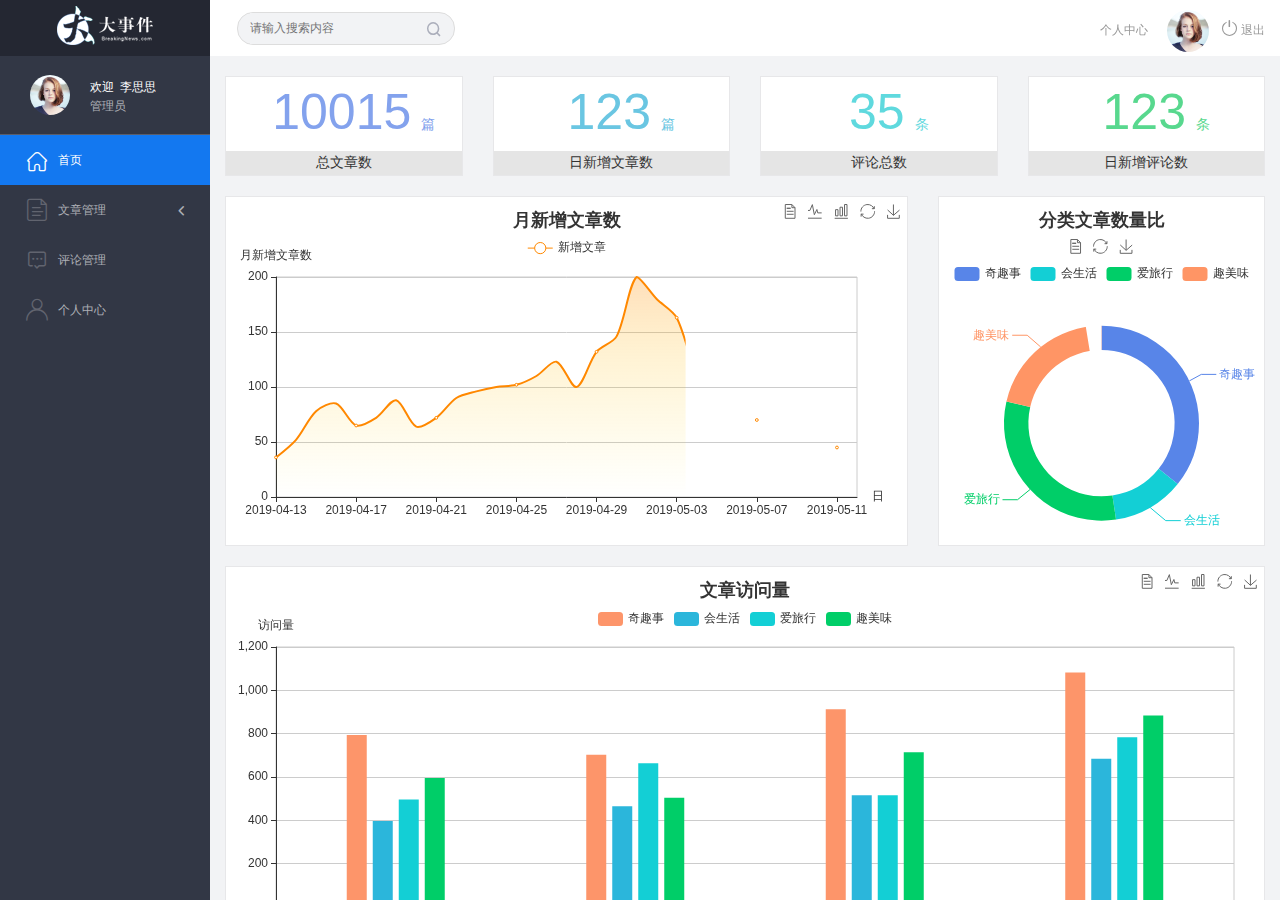
<file: web_back/index.html>
<!DOCTYPE html>
<html lang="en">

<head>
    <meta charset="UTF-8">
    <meta name="viewport" content="width=device-width, initial-scale=1.0">
    <meta http-equiv="X-UA-Compatible" content="ie=edge">
    <title>大事件-后台首页</title>
    <link rel="stylesheet" href="js/bootstrap/css/bootstrap.min.css">
    <link rel="stylesheet" href="css/reset.css">
    <link rel="stylesheet" href="css/iconfont.css">
    <link rel="stylesheet" href="css/main.css">
    <script src="js/jquery-1.12.4.min.js"></script>
    <script src="./js/bootstrap/js/bootstrap.min.js"></script>
    <script src="./js/utils/config.js"></script>
    <script src="./js/utils/user.js"></script>
    <script src="./js/utils/category.js"></script>
</head>

<body>
    <div class="sider">
        <a href="#" class="logo"><img src="images/logo02.png" alt="logo"></a>
        <div class="user_info">
            <img src="images/2.jpg" alt="person" class="userAdmin">
            <span>欢迎&nbsp;&nbsp;<i id='userName'>李思思</i></span>
            <b>管理员</b>
        </div>
        <div class="menu">
            <div class="level01 active"><a href="main_count.html" target="main_frame"><i
                        class="iconfont icon-yidiandiantubiao04"></i><span>首页</span></a></div>
            <div class="level01"><a href="#"><i class="iconfont icon-icon-article"></i><span>文章管理</span><b
                        class="iconfont icon-arrowdownl"></b></a></div>
            <ul class="level02">
                <li><a href="article_list.html" target="main_frame"><i
                            class="iconfont icon-previewright"></i><span>文章列表</span></a></li>
                <li><a href="article_release.html" target="main_frame"><i
                            class="iconfont icon-previewright"></i><span>发表文章</span></a></li>
                <li><a href="article_category.html" target="main_frame"><i
                            class="iconfont icon-previewright"></i><span>文章类别管理</span></a></li>
            </ul>

            <div class="level01"><a href="comment_list.html" target="main_frame"><i
                        class="iconfont icon-comment"></i><span>评论管理</span></a></div>
            <div class="level01"><a href="user.html" target="main_frame"><i
                        class="iconfont icon-user"></i><span>个人中心</span></a></div>
        </div>
    </div>

    <div class="header_bar">
        <form class="search_form">
            <input type="text" placeholder="请输入搜索内容">
            <i class="iconfont icon-search"></i>
        </form>
        <div class="user_center_link">
            <a href="user.html" onclick="setMenu(3,0)" target="main_frame">个人中心</a>
            <img src="images/2.jpg" alt="person" class="userAdmin">
            <a href="javascript:;" id='userQuit'><i class="iconfont icon-tuichu"></i> 退出</a>
        </div>
    </div>

    <div class="main" id="main_body">
        <iframe src="main_count.html" frameborder="0" id="main_frame" name="main_frame" frameborder="0"
            scrolling="auto"></iframe>
    </div>
    <div class="modal fade" id="myModal">
        <div class="modal-dialog">
            <div class="modal-content">
                <div class="modal-header">
                    <button type="button" class="close" data-dismiss="modal" aria-label="Close"><span
                            aria-hidden="true">&times;</span></button>
                    <h4 class="modal-title">网页提示</h4>
                </div>
                <div class="modal-body">
                    <p id='modalBody'>One fine body&hellip;</p>
                </div>
                <div class="modal-footer">
                    <button type="button" class="btn btn-default" data-dismiss="modal">取消</button>
                    <button type="button" class="btn btn-primary">确认</button>
                </div>
            </div><!-- /.modal-content -->
        </div><!-- /.modal-dialog -->
    </div><!-- /.modal -->


    <script>
        var $level01 = $('.level01');
        var $subli = $('.level02 li')
        $level01.click(function () {
            $level01.not($(this)).removeClass('active');
            $(this).addClass('active');

            if ($(this).next().hasClass('level02')) {
                $(this).next().slideToggle();
                $(this).find('b').toggleClass('rotate0');
            } else {
                $subli.removeClass('active');
            }
        })

        $subli.click(function () {
            $subli.not($(this)).removeClass('active');
            $(this).addClass('active');

            if (!$(this).parent().prev().hasClass('active')) {
                $level01.removeClass('active');
                $(this).parent().prev().addClass('active');
            }
        })

        function resizeFrame() {
            var frame_w = $('#main_body').outerWidth();
            var frame_h = $('#main_body').outerHeight();
            $('#main_frame').css({ 'width': frame_w, 'height': frame_h });
        }

        resizeFrame();

        $(window).resize(function () {
            resizeFrame();
        })


        function setMenu(m, n) {
            $level01.eq(m).addClass('active').siblings().not('.level02').removeClass('active');
            if (m != 1) {
                $('.level02').slideUp();
            } else {
                $('.level02').slideDown();
                $('.level02').children().eq(n).addClass('active').siblings().removeClass('active');
            }
        }
    </script>
    <script>
        getUser((res) => {
            let { data: { nickname, user_pic } } = res;
            $('#userName').text(nickname);
            $('.userAdmin').prop('src', user_pic);
        })

        $('#userQuit').click( () => {
            $('#myModal').modal();
            $('#modalBody').text('是否要退出？')
            $('.btn-primary').click( () => {
                logOut( () => {
                    location.href = "login.html"
                });
            }
            )
            $('.btn-default').click( () => {
                $('.btn-default').unbind('click');
                $('.btn-primary').unbind('click');
            })
        })

    </script>
</body>

</html>
</file>
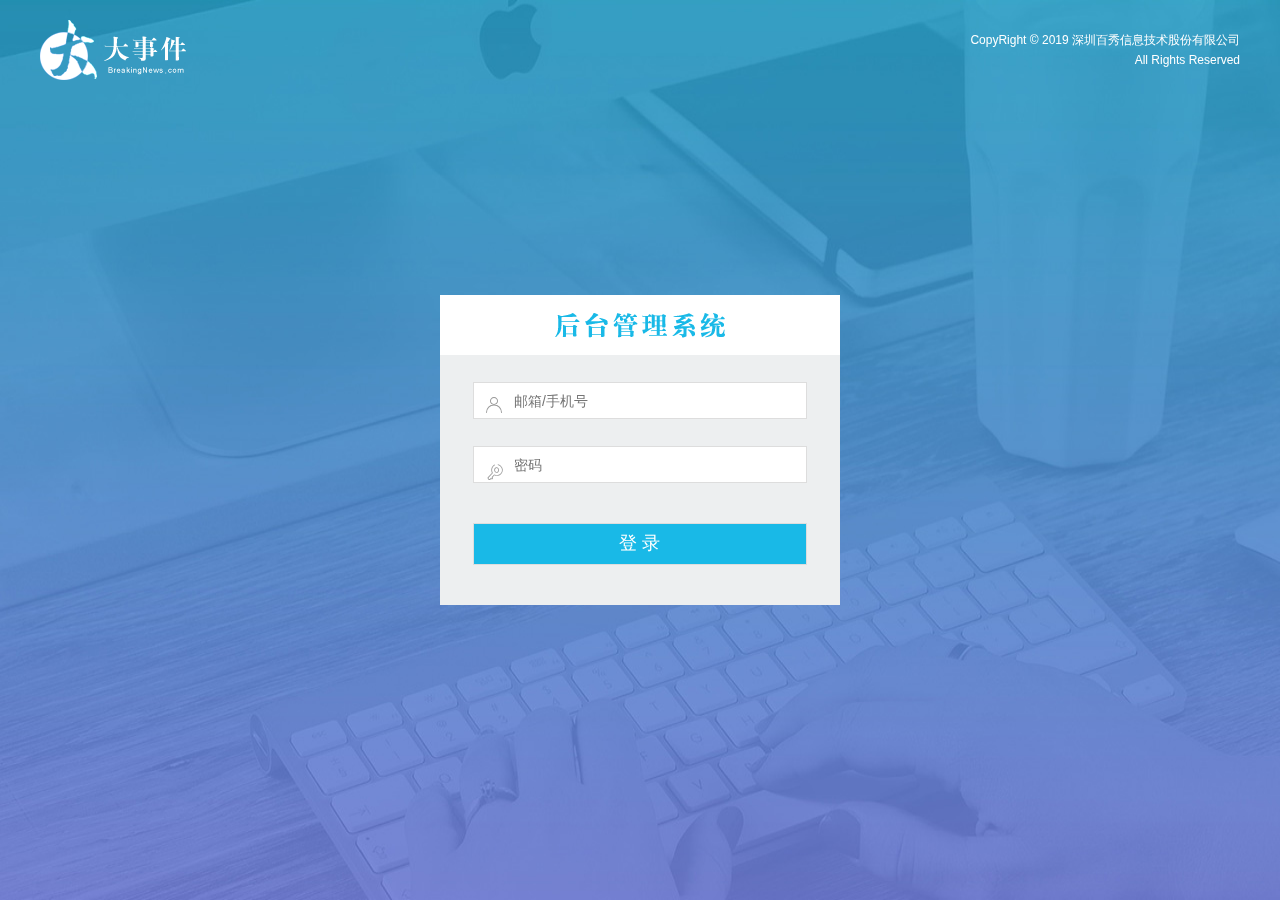
<file: web_back/login.html>
<!DOCTYPE html>
<html lang="en">

<head>
    <meta charset="UTF-8">
    <meta name="viewport" content="width=device-width, initial-scale=1.0">
    <meta http-equiv="X-UA-Compatible" content="ie=edge">
    <title>大事件-后台登录页</title>
    <link rel="stylesheet" type="text/css" href="css/reset.css">
    <link rel="stylesheet" type="text/css" href="css/iconfont.css">
    <link rel="stylesheet" type="text/css" href="css/main.css">
    <link rel="stylesheet" href="./js/bootstrap/css/bootstrap.min.css">
    <script src="./js/jquery-1.12.4.min.js"></script>
    <script src="./js/utils/config.js"></script>
    <script src="./js/utils/user.js"></script>
</head>

<body>
    <div class="main_wrap">
        <div class="header">
            <a href="#" class="logo"><img src="images/logo.png" alt=""></a>
            <div class="copyright">CopyRight © 2019 深圳百秀信息技术股份有限公司<br>All Rights Reserved</div>
        </div>

        <div class="login_form_con">
            <div class="login_title"></div>
            <form class="login_form">
                <i class="iconfont icon-user"></i>
                <i class="iconfont icon-key"></i>
                <input type="text" class="input_txt" placeholder="邮箱/手机号">
                <input type="password" class="input_pass" placeholder="密码">
                <input type="button" class="input_sub" value="登 录">
            </form>
        </div>

    </div>
    <div class="modal fade" id="myModal">
        <div class="modal-dialog">
            <div class="modal-content">
                <div class="modal-header">
                    <button type="button" class="close" data-dismiss="modal" aria-label="Close"><span
                            aria-hidden="true">&times;</span></button>
                    <h4 class="modal-title">网页提示</h4>
                </div>
                <div class="modal-body">
                    <p id='modalBody'>One fine body&hellip;</p>
                </div>
                <div class="modal-footer">
                    <button type="button" class="btn btn-default" data-dismiss="modal">关闭</button>
                    <!-- <button type="button" class="btn btn-primary">Save changes</button> -->
                </div>
            </div><!-- /.modal-content -->
        </div><!-- /.modal-dialog -->
    </div><!-- /.modal -->

    <script src="./js/bootstrap/js/bootstrap.min.js"></script>
    <script>
        $('.input_sub').click( () => {
            let userName = $('.input_txt').val().trim();
            let passWord = $('.input_pass').val().trim();
            if (userName === '' || passWord === '') {
                $('#myModal').modal();
                $('#modalBody').text('用户名/密码不能为空')
                return;
            }
            login(userName, passWord, (res) => {
                let {code,msg} = res;
                if (code == 200) {
                    location.href = 'index.html';
                }
                else {
                    $('#myModal').modal();
                    $('#modalBody').text(msg)
                }
            })
        })
    </script>
</body>

</html>
</file>
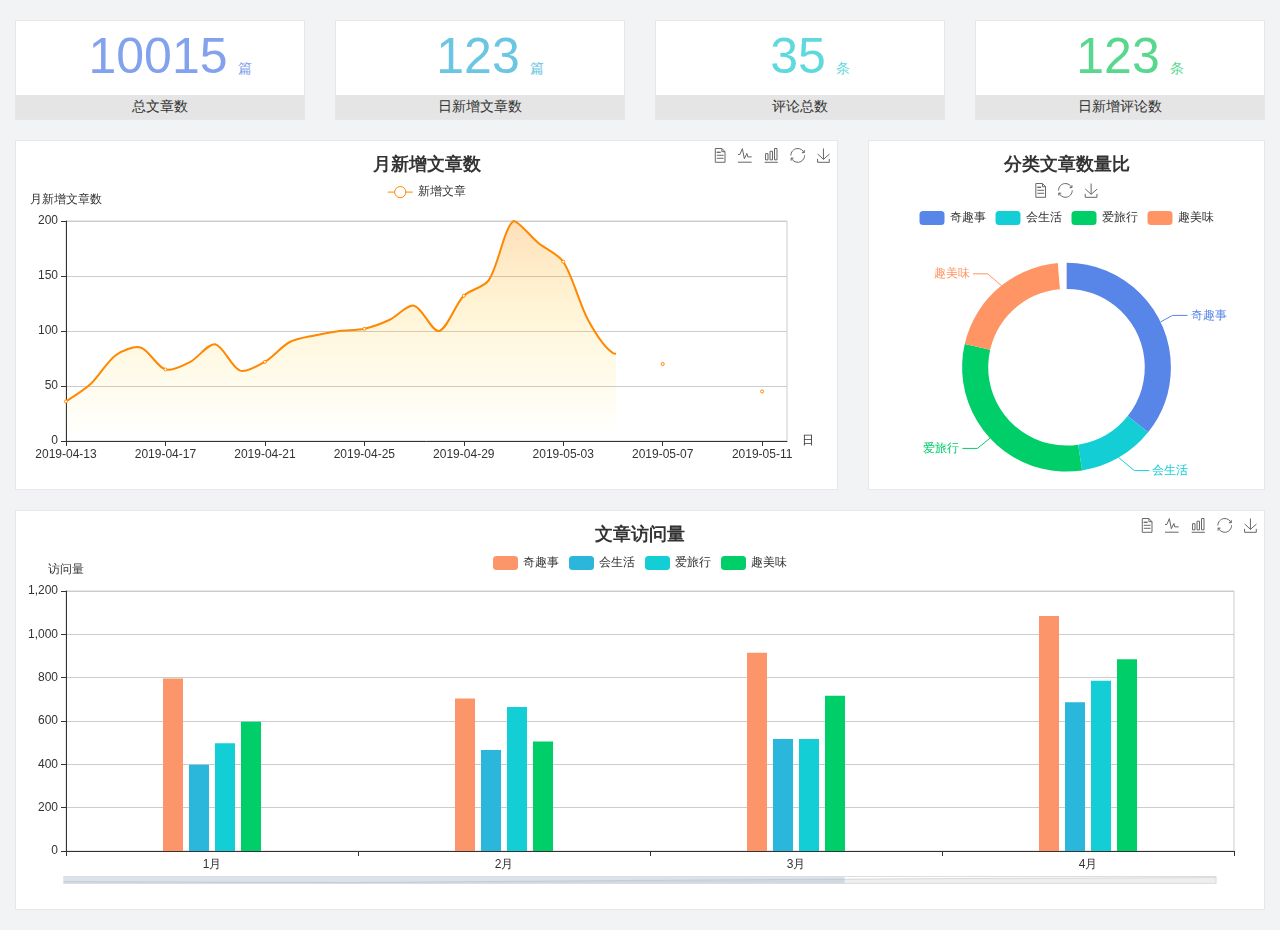
<file: web_back/main_count.html>
<!DOCTYPE html>
<html lang="en">

<head>
    <meta charset="UTF-8">
    <meta name="viewport" content="width=device-width, initial-scale=1.0">
    <meta http-equiv="X-UA-Compatible" content="ie=edge">
    <title>图表统计</title>
    <link rel="stylesheet" href="js/bootstrap/css/bootstrap.min.css">
    <link rel="stylesheet" href="css/reset.css">
    <link rel="stylesheet" href="css/iconfont.css">
    <link rel="stylesheet" href="css/main.css">
    <script src="js/jquery-1.12.4.min.js"></script>
    <script type="text/javascript" src="js/echarts.min.js"></script>
</head>

<body>
    <div class="container-fluid">
        <div class="row spannel_list">
            <div class="col-sm-3 col-xs-6">
                <div class="spannel">
                    <em>10015</em><span>篇</span>
                    <b>总文章数</b>
                </div>
            </div>
            <div class="col-sm-3 col-xs-6">
                <div class="spannel scolor01">
                    <em>123</em><span>篇</span>
                    <b>日新增文章数</b>
                </div>
            </div>
            <div class="col-sm-3 col-xs-6">
                <div class="spannel scolor02">
                    <em>35</em><span>条</span>
                    <b>评论总数</b>
                </div>
            </div>
            <div class="col-sm-3 col-xs-6">
                <div class="spannel scolor03">
                    <em>123</em><span>条</span>
                    <b>日新增评论数</b>
                </div>
            </div>
        </div>
    </div>

    <div class="container-fluid">
        <div class="row curve-pie">
            <div class="col-lg-8 col-md-8">
                <div class="gragh_pannel" id="curve_show"></div>
            </div>
            <div class="col-lg-4 col-md-4">
                <div class="gragh_pannel"  id="pie_show"></div>
            </div>
        </div>
    </div>

    <div class="container-fluid">
        <div class="column_pannel"  id="column_show"></div>
    </div>

    <script>
        var oChart = echarts.init(document.getElementById('curve_show'));
        var aList_all = [
          {'count':36,'date':'2019-04-13'},
          {'count':52,'date':'2019-04-14'},
          {'count':78,'date':'2019-04-15'},
          {'count':85,'date':'2019-04-16'},
          {'count':65,'date':'2019-04-17'},
          {'count':72,'date':'2019-04-18'},
          {'count':88,'date':'2019-04-19'},
          {'count':64,'date':'2019-04-20'},
          {'count':72,'date':'2019-04-21'},
          {'count':90,'date':'2019-04-22'},
          {'count':96,'date':'2019-04-23'},
          {'count':100,'date':'2019-04-24'},
          {'count':102,'date':'2019-04-25'},
          {'count':110,'date':'2019-04-26'},
          {'count':123,'date':'2019-04-27'},
          {'count':100,'date':'2019-04-28'},
          {'count':132,'date':'2019-04-29'},
          {'count':146,'date':'2019-04-30'},
          {'count':200,'date':'2019-05-01'},
          {'count':180,'date':'2019-05-02'},
          {'count':163,'date':'2019-05-03'},
          {'count':110,'date':'2019-05-04'},
          {'count':80,'date':'2019-05-05'},
          {'count':82,'date':'2019-05-06'},
          {'count':70,'date':'2019-05-07'},
          {'count':65,'date':'2019-05-08'},
          {'count':54,'date':'2019-05-09'},
          {'count':40,'date':'2019-05-10'},
          {'count':45,'date':'2019-05-11'},
          {'count':38,'date':'2019-05-12'},
        ];

        let aCount = [];
        let aDate = [];

        for(var i=0;i<aList_all.length;i++){
            aCount.push(aList_all[i].count);
            aDate.push(aList_all[i].date);
        }

        var chartopt = {
                  title:{
                      text: '月新增文章数',
                      left: 'center',
                      top: '10'
                  },
                  tooltip:{
                      trigger: 'axis'
                  },
                  legend: {
                      data:['新增文章'],
                      top: '40'
                  },
                  toolbox: {
                      show : true,
                      feature : {
                          mark : {show: true},
                          dataView : {show: true, readOnly: false},
                          magicType : {show: true, type: ['line','bar']},
                          restore : {show: true},
                          saveAsImage : {show: true}
                      }
                  },
                  calculable : true,               
                  xAxis : [
                      {
                          name: '日',
                          type : 'category',
                          boundaryGap : false,
                          data :aDate
                      }
                  ],        
                  yAxis : [
                      {
                          name: '月新增文章数',
                          type : 'value'
                      }
                  ],      
                  series : [
					        {
					            name:'新增文章',
					            type:'line',
					            smooth:true,
					            itemStyle: {normal: {areaStyle: {type: 'default'}, color: '#f80'}, lineStyle: {color: '#f80'}},
					            data:aCount
                            }],
                            areaStyle:{
						        normal:{
						            color: new echarts.graphic.LinearGradient(0, 0, 0, 1, [{
						                offset: 0,
						                color: 'rgba(255,136,0,0.39)'
						            }, {
						                offset: .34,
						                color: 'rgba(255,180,0,0.25)'
						            },{
						                offset: 1,
						                color: 'rgba(255,222,0,0.00)'
						            }])

						        }
						    },
                  grid: {
                      show: true,             
                      x:50,
                      x2:50,
                      y:80,
                      height:220
                  }                 
            };

        oChart.setOption(chartopt);


        var oPie = echarts.init(document.getElementById('pie_show'));
        var oPieopt =  
        {
          title : {
              top:10,
              text: '分类文章数量比',
              x:'center'
          },
          tooltip : {
              trigger: 'item',
              formatter: "{a} <br/>{b} : {c} ({d}%)"
          },
          color:['#5885e8','#13cfd5','#00ce68','#ff9565'],
          legend: {
              x : 'center',
              top:65,
              data:['奇趣事','会生活','爱旅行','趣美味']
          },
          toolbox: {
              show : true,
              x : 'center',
              top:35,
              feature : {
                  mark : {show: true},
                  dataView : {show: true, readOnly: false},
                  magicType : {
                      show: true, 
                      type: ['pie', 'funnel'],
                      option: {
                          funnel: {
                              x: '25%',
                              width: '50%',
                              funnelAlign: 'left',
                              max: 1548
                          }
                      }
                  },
                  restore : {show: true},
                  saveAsImage : {show: true}
              }
          },
          calculable : true,
          series : [
              {
                  name:'访问来源',
                  type:'pie',
                  radius: ['45%', '60%'],
                  center: ['50%', '65%'],
                  data:[
                      {value:300, name:'奇趣事'},
                      {value:100, name:'会生活'},
                      {value:260, name:'爱旅行'},                   
                      {value:180,name:'趣美味'}
                  ]
              }
          ]
      };
      oPie.setOption(oPieopt);



      var oColumn = this.echarts.init(document.getElementById('column_show'));
        var oColumnopt =  
              {
                title:{
                    text: '文章访问量',
                    left: 'center',
                    top: '10'
              },
                tooltip : {
                    trigger: 'axis'
                },
                legend: {
                    data:['奇趣事','会生活','爱旅行','趣美味'],
                    top:'40'          
                },
                toolbox: {
                    show : true,
                    feature : {
                        mark : {show: true},
                        dataView : {show: true, readOnly: false},
                        magicType : {show: true, type: ['line', 'bar']},
                        restore : {show: true},
                        saveAsImage : {show: true}
                    }
                },
                calculable : true,
               xAxis : [
                    {
                        type : 'category',
                        data : ['1月','2月','3月','4月','5月']
                    }
                ],
                yAxis : [
                    {
                        name : '访问量',
                        type : 'value'
                    }
                ],
                series : [
                    {
                        name:'奇趣事',
                        type:'bar',
                        barWidth:20, 
                        itemStyle:{
                           normal: {areaStyle: {type: 'default'}, color: '#fd956a'}
                        },
                        data:[800, 708, 920, 1090, 1200]
                    },
                    {
                        name:'会生活',
                        type:'bar',
                        barWidth:20, 
                        itemStyle:{
                           normal: {areaStyle: {type: 'default'}, color: '#2bb6db'}
                        },
                        data:[400, 468, 520, 690, 800]
                    },
                    {
                        name:'爱旅行',
                        type:'bar',
                        barWidth:20, 
                        itemStyle:{
                           normal: {areaStyle: {type: 'default'}, color: '#13cfd5'}
                        },
                        data:[500, 668, 520, 790, 900]
                    },
                    {
                        name:'趣美味',
                        type:'bar',
                        barWidth:20, 
                        itemStyle:{
                           normal: {areaStyle: {type: 'default'}, color: '#00ce68'}
                        },
                        data:[600, 508, 720, 890, 1000]
                    }
                ],
                grid: {
                    show: true, 
                    x:50,
                    x2:30,            
                    y:80,
                    height:260
                },
                dataZoom: [//给x轴设置滚动条
                 {
                     start:0,//默认为0
                     end: 100-1000/31,//默认为100
                     type: 'slider',
                     show: true,
                     xAxisIndex: [0],
                     handleSize: 0,//滑动条的 左右2个滑动条的大小
                     height:8,//组件高度
                     left:45, //左边的距离
                     right:50,//右边的距离
                     bottom: 26,//右边的距离
                     handleColor: '#ddd',//h滑动图标的颜色
                     handleStyle: {
                         borderColor: "#cacaca",
                         borderWidth: "1",
                         shadowBlur: 2,
                         background: "#ddd",
                         shadowColor: "#ddd",
                     }
                  }]
            };
            oColumn.setOption(oColumnopt);

    </script>


</body>

</html>
</file>
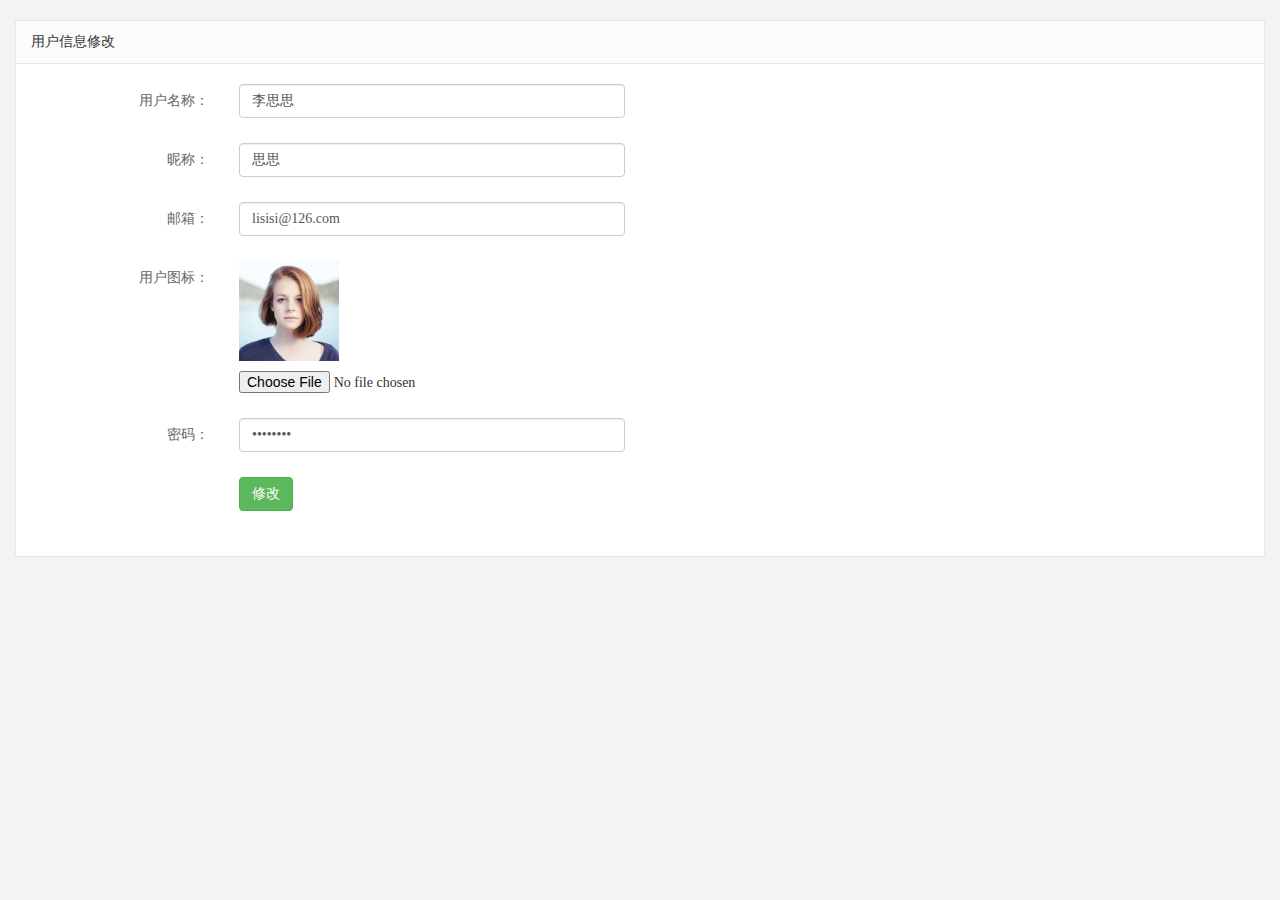
<file: web_back/user.html>
<!DOCTYPE html>
<html lang="en">

<head>
    <meta charset="UTF-8">
    <meta name="viewport" content="width=device-width, initial-scale=1.0">
    <meta http-equiv="X-UA-Compatible" content="ie=edge">
    <title>文章列表</title>
    <link rel="stylesheet" href="js/bootstrap/css/bootstrap.min.css">
    <link rel="stylesheet" href="css/reset.css">
    <link rel="stylesheet" href="css/iconfont.css">
    <link rel="stylesheet" href="css/main.css">
    <script src="js/jquery-1.12.4.min.js"></script>

</head>

<body>
    <div class="container-fluid">
        <div class="common_title">
            用户信息修改
        </div>
        <div class="container-fluid common_con">
            <form class="form-horizontal article_form">
                <div class="form-group">
                    <label for="inputEmail3" class="col-sm-2 control-label">用户名称：</label>
                    <div class="col-sm-4">
                        <input type="text" class="form-control" id="inputEmail3" value="李思思">
                    </div>
                </div>
                <div class="form-group">
                    <label for="inputEmail3" class="col-sm-2 control-label">昵称：</label>
                    <div class="col-sm-4">
                        <input type="text" class="form-control" id="inputEmail3" value="思思">
                    </div>
                </div>
                <div class="form-group">
                    <label for="inputEmail3" class="col-sm-2 control-label">邮箱：</label>
                    <div class="col-sm-4">
                        <input type="text" class="form-control" id="inputEmail3" value="lisisi@126.com">
                    </div>
                </div>
                
                <div class="form-group">
                    <label for="inputPassword3" class="col-sm-2 control-label">用户图标：</label>
                    <div class="col-sm-10">
                        <img src="images/2.jpg" alt="" class="user_pic">
                        <input type="file" id="exampleInputFile">
                    </div>
                </div>

                <div class="form-group">
                        <label for="inputEmail3" class="col-sm-2 control-label">密码：</label>
                        <div class="col-sm-4">
                            <input type="password" class="form-control" id="inputEmail3" value="12345678">
                        </div>
                    </div>
               
    
                <div class="form-group">
                    <div class="col-sm-offset-2 col-sm-10">
                        <button type="submit" class="btn btn-success">修改</button>
                    </div>
                </div>
            </form>
        </div>
    </div>

</body>

</html>
</file>
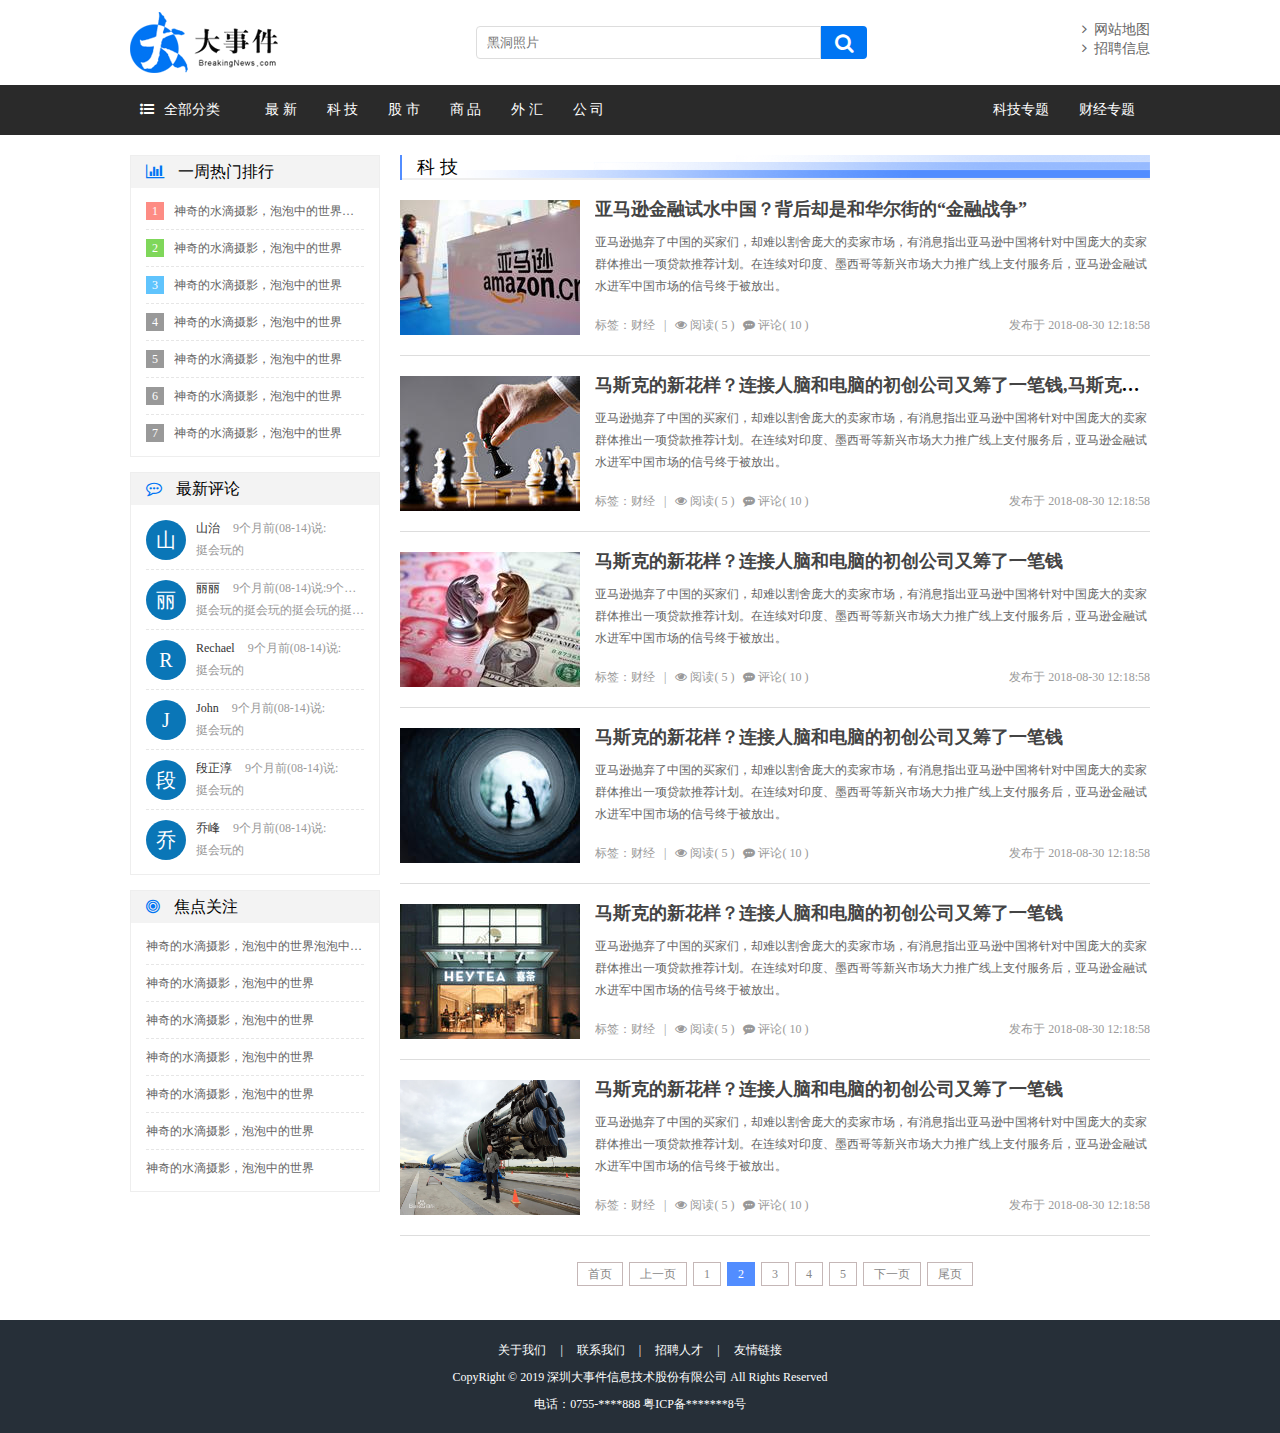
<file: web_front/list.html>
<!DOCTYPE html>
<html lang="en">

<head>
    <meta charset="UTF-8">
    <meta name="viewport" content="width=device-width, initial-scale=1.0">
    <meta http-equiv="X-UA-Compatible" content="ie=edge">
    <title>大事件-列表页</title>
    <link rel="stylesheet" type="text/css" href="css/reset.css">
    <link rel="stylesheet" href="css/font-awesome.min.css">
    <link rel="stylesheet" type="text/css" href="css/jquery.pagination.css">
    <link rel="stylesheet" type="text/css" href="css/main.css">
    <script type="text/javascript" src="js/jquery-1.12.4.min.js"></script>
	<script type="text/javascript" src="js/jquery.pagination.min.js"></script>
</head>

<body>
    <div class="header">
        <a href="#" class="logo fl"><img src="images/logo.png" alt="logo"></a>
        <div class="search_form fl">
            <input type="text" class="search_txt" placeholder="黑洞照片">
            <button class="search_btn"><i class="fa fa-search"></i></button>
        </div>
        <div class="link_info fr">
            <a href="#"><i class="fa fa-angle-right"></i>&nbsp;&nbsp;网站地图</a><br>
            <a href="#"><i class="fa fa-angle-right"></i>&nbsp;&nbsp;招聘信息</a>
        </div>
    </div>

    <div class="menu_con">
        <div class="menu">
            <div class="menu_collapse fl">
                <a href="javascript:;" class="level_one"><i class="fa fa-list-ul"></i>全部分类</a>
                <ul class="level_two">
                    <li class="up"></li>
                    <li><a href="#">最 新</a></li>
                    <li><a href="#">科 技</a></li>
                    <li><a href="#">股 市</a></li>
                    <li><a href="#">商 品</a></li>
                    <li><a href="#">外 汇</a></li>
                    <li><a href="#">公 司</a></li>
                </ul>
            </div>
            <ul class="left_menu fl">
                <li><a href="#">最 新</a></li>
                <li><a href="#">科 技</a></li>
                <li><a href="#">股 市</a></li>
                <li><a href="#">商 品</a></li>
                <li><a href="#">外 汇</a></li>
                <li><a href="#">公 司</a></li>
            </ul>
            <ul class="right_menu fr">
                <li><a href="#">科技专题</a></li>
                <li><a href="#">财经专题</a></li>
            </ul>
        </div>
    </div>

    <div class="main_con clearfix">
        <div class="left_con setfr">

            <div class="list_title">
                <h3>科 技</h3>
            </div>

            <div class="common_news_list">
                <a href="#" class="list_pic"><img src="images/pic09.jpg" alt=""></a>
                <h4><a href="#">亚马逊金融试水中国？背后却是和华尔街的“金融战争” </a></h4>
                <p>亚马逊抛弃了中国的买家们，却难以割舍庞大的卖家市场，有消息指出亚马逊中国将针对中国庞大的卖家群体推出一项贷款推荐计划。在连续对印度、墨西哥等新兴市场大力推广线上支付服务后，亚马逊金融试水进军中国市场的信号终于被放出。
                </p>
                <div class="new_info">
                    <span>标签：财经&nbsp;&nbsp;&nbsp;|&nbsp;&nbsp;&nbsp;<i class="fa fa-eye"></i>&nbsp;阅读( 5
                        )&nbsp;&nbsp;&nbsp;<i class="fa fa-commenting"></i>&nbsp;评论( 10 )</span>
                    <b>发布于 2018-08-30 12:18:58</b>
                </div>
            </div>

            <div class="common_news_list">
                <a href="#" class="list_pic"><img src="images/pic03.jpg" alt=""></a>
                <h4><a href="#">马斯克的新花样？连接人脑和电脑的初创公司又筹了一笔钱,马斯克的新花样？连接人脑和电脑的初创公司又筹了一笔钱</a></h4>
                <p>亚马逊抛弃了中国的买家们，却难以割舍庞大的卖家市场，有消息指出亚马逊中国将针对中国庞大的卖家群体推出一项贷款推荐计划。在连续对印度、墨西哥等新兴市场大力推广线上支付服务后，亚马逊金融试水进军中国市场的信号终于被放出。
                </p>
                <div class="new_info">
                    <span>标签：财经&nbsp;&nbsp;&nbsp;|&nbsp;&nbsp;&nbsp;<i class="fa fa-eye"></i>&nbsp;阅读( 5
                        )&nbsp;&nbsp;&nbsp;<i class="fa fa-commenting"></i>&nbsp;评论( 10 )</span>
                    <b>发布于 2018-08-30 12:18:58</b>
                </div>
            </div>

            <div class="common_news_list">
                <a href="#" class="list_pic"><img src="images/pic05.jpg" alt=""></a>
                <h4><a href="#">马斯克的新花样？连接人脑和电脑的初创公司又筹了一笔钱</a></h4>
                <p>亚马逊抛弃了中国的买家们，却难以割舍庞大的卖家市场，有消息指出亚马逊中国将针对中国庞大的卖家群体推出一项贷款推荐计划。在连续对印度、墨西哥等新兴市场大力推广线上支付服务后，亚马逊金融试水进军中国市场的信号终于被放出。
                </p>
                <div class="new_info">
                    <span>标签：财经&nbsp;&nbsp;&nbsp;|&nbsp;&nbsp;&nbsp;<i class="fa fa-eye"></i>&nbsp;阅读( 5
                        )&nbsp;&nbsp;&nbsp;<i class="fa fa-commenting"></i>&nbsp;评论( 10 )</span>
                    <b>发布于 2018-08-30 12:18:58</b>
                </div>
            </div>

            <div class="common_news_list">
                <a href="#" class="list_pic"><img src="images/pic07.jpg" alt=""></a>
                <h4><a href="#">马斯克的新花样？连接人脑和电脑的初创公司又筹了一笔钱</a></h4>
                <p>亚马逊抛弃了中国的买家们，却难以割舍庞大的卖家市场，有消息指出亚马逊中国将针对中国庞大的卖家群体推出一项贷款推荐计划。在连续对印度、墨西哥等新兴市场大力推广线上支付服务后，亚马逊金融试水进军中国市场的信号终于被放出。
                </p>
                <div class="new_info">
                    <span>标签：财经&nbsp;&nbsp;&nbsp;|&nbsp;&nbsp;&nbsp;<i class="fa fa-eye"></i>&nbsp;阅读( 5
                        )&nbsp;&nbsp;&nbsp;<i class="fa fa-commenting"></i>&nbsp;评论( 10 )</span>
                    <b>发布于 2018-08-30 12:18:58</b>
                </div>
            </div>

            <div class="common_news_list">
                <a href="#" class="list_pic"><img src="images/pic10.jpg" alt=""></a>
                <h4><a href="#">马斯克的新花样？连接人脑和电脑的初创公司又筹了一笔钱</a></h4>
                <p>亚马逊抛弃了中国的买家们，却难以割舍庞大的卖家市场，有消息指出亚马逊中国将针对中国庞大的卖家群体推出一项贷款推荐计划。在连续对印度、墨西哥等新兴市场大力推广线上支付服务后，亚马逊金融试水进军中国市场的信号终于被放出。
                </p>
                <div class="new_info">
                    <span>标签：财经&nbsp;&nbsp;&nbsp;|&nbsp;&nbsp;&nbsp;<i class="fa fa-eye"></i>&nbsp;阅读( 5
                        )&nbsp;&nbsp;&nbsp;<i class="fa fa-commenting"></i>&nbsp;评论( 10 )</span>
                    <b>发布于 2018-08-30 12:18:58</b>
                </div>
            </div>

            <div class="common_news_list">
                <a href="#" class="list_pic"><img src="images/pic04.jpg" alt=""></a>
                <h4><a href="#">马斯克的新花样？连接人脑和电脑的初创公司又筹了一笔钱</a></h4>
                <p>亚马逊抛弃了中国的买家们，却难以割舍庞大的卖家市场，有消息指出亚马逊中国将针对中国庞大的卖家群体推出一项贷款推荐计划。在连续对印度、墨西哥等新兴市场大力推广线上支付服务后，亚马逊金融试水进军中国市场的信号终于被放出。
                </p>
                <div class="new_info">
                    <span>标签：财经&nbsp;&nbsp;&nbsp;|&nbsp;&nbsp;&nbsp;<i class="fa fa-eye"></i>&nbsp;阅读( 5
                        )&nbsp;&nbsp;&nbsp;<i class="fa fa-commenting"></i>&nbsp;评论( 10 )</span>
                    <b>发布于 2018-08-30 12:18:58</b>
                </div>
            </div>

            <div id="pagination" class="page"></div>
            <script>
                $(function() {
                    $("#pagination").pagination({
                        currentPage: 2,
                        totalPage:8,
                        callback: function(current) {
                            alert('ok!');
                        }
                    });
                });
            </script>

        </div>
        <div class="right_con setfl">
            <div class="common_wrap">
                <h3><i class="fa fa-bar-chart"></i> 一周热门排行</h3>
                <ul class="content_list">
                    <li><span class="first">1</span><a href="#">神奇的水滴摄影，泡泡中的世界泡泡中的世界</a></li>
                    <li><span class="second">2</span><a href="#">神奇的水滴摄影，泡泡中的世界</a></li>
                    <li><span class="third">3</span><a href="#">神奇的水滴摄影，泡泡中的世界</a></li>
                    <li><span>4</span><a href="#">神奇的水滴摄影，泡泡中的世界</a></li>
                    <li><span>5</span><a href="#">神奇的水滴摄影，泡泡中的世界</a></li>
                    <li><span>6</span><a href="#">神奇的水滴摄影，泡泡中的世界</a></li>
                    <li><span>7</span><a href="#">神奇的水滴摄影，泡泡中的世界</a></li>
                </ul>
            </div>
            <div class="common_wrap">
                <h3><i class="fa fa-commenting-o"></i> 最新评论</h3>
                <ul class="content_list comment_list">
                    <li>
                        <span>山</span>
                        <b><em>山治</em> 9个月前(08-14)说:</b>
                        <strong>挺会玩的</strong>
                    </li>
                    <li>
                        <span>丽</span>
                        <b><em>丽丽</em> 9个月前(08-14)说:9个月前(08-14)说:9个月前(08-14)说:</b>
                        <strong>挺会玩的挺会玩的挺会玩的挺会玩的</strong>
                    </li>
                    <li>
                        <span>R</span>
                        <b><em>Rechael</em> 9个月前(08-14)说:</b>
                        <strong>挺会玩的</strong>
                    </li>
                    <li>
                        <span>J</span>
                        <b><em>John</em> 9个月前(08-14)说:</b>
                        <strong>挺会玩的</strong>
                    </li>
                    <li>
                        <span>段</span>
                        <b><em>段正淳</em> 9个月前(08-14)说:</b>
                        <strong>挺会玩的</strong>
                    </li>
                    <li>
                        <span>乔</span>
                        <b><em>乔峰</em> 9个月前(08-14)说:</b>
                        <strong>挺会玩的</strong>
                    </li>
                </ul>
            </div>
            <div class="common_wrap">
                <h3><i class="fa fa-bullseye"></i> 焦点关注</h3>
                <ul class="content_list guanzhu_list">
                    <li><a href="#">神奇的水滴摄影，泡泡中的世界泡泡中的世界</a></li>
                    <li><a href="#">神奇的水滴摄影，泡泡中的世界</a></li>
                    <li><a href="#">神奇的水滴摄影，泡泡中的世界</a></li>
                    <li><a href="#">神奇的水滴摄影，泡泡中的世界</a></li>
                    <li><a href="#">神奇的水滴摄影，泡泡中的世界</a></li>
                    <li><a href="#">神奇的水滴摄影，泡泡中的世界</a></li>
                    <li><a href="#">神奇的水滴摄影，泡泡中的世界</a></li>
                </ul>
            </div>
        </div>
    </div>

    <div class="footer clearfix">
        <div class="foot_link">
            <a href="#">关于我们</a>
            <span>|</span>
            <a href="#">联系我们</a>
            <span>|</span>
            <a href="#">招聘人才</a>
            <span>|</span>
            <a href="#">友情链接</a>		
        </div>
        <p>CopyRight © 2019 深圳大事件信息技术股份有限公司   All Rights Reserved</p>
        <p>电话：0755-****888    粤ICP备*******8号</p>
    </div>

</body>

</html>
</file>
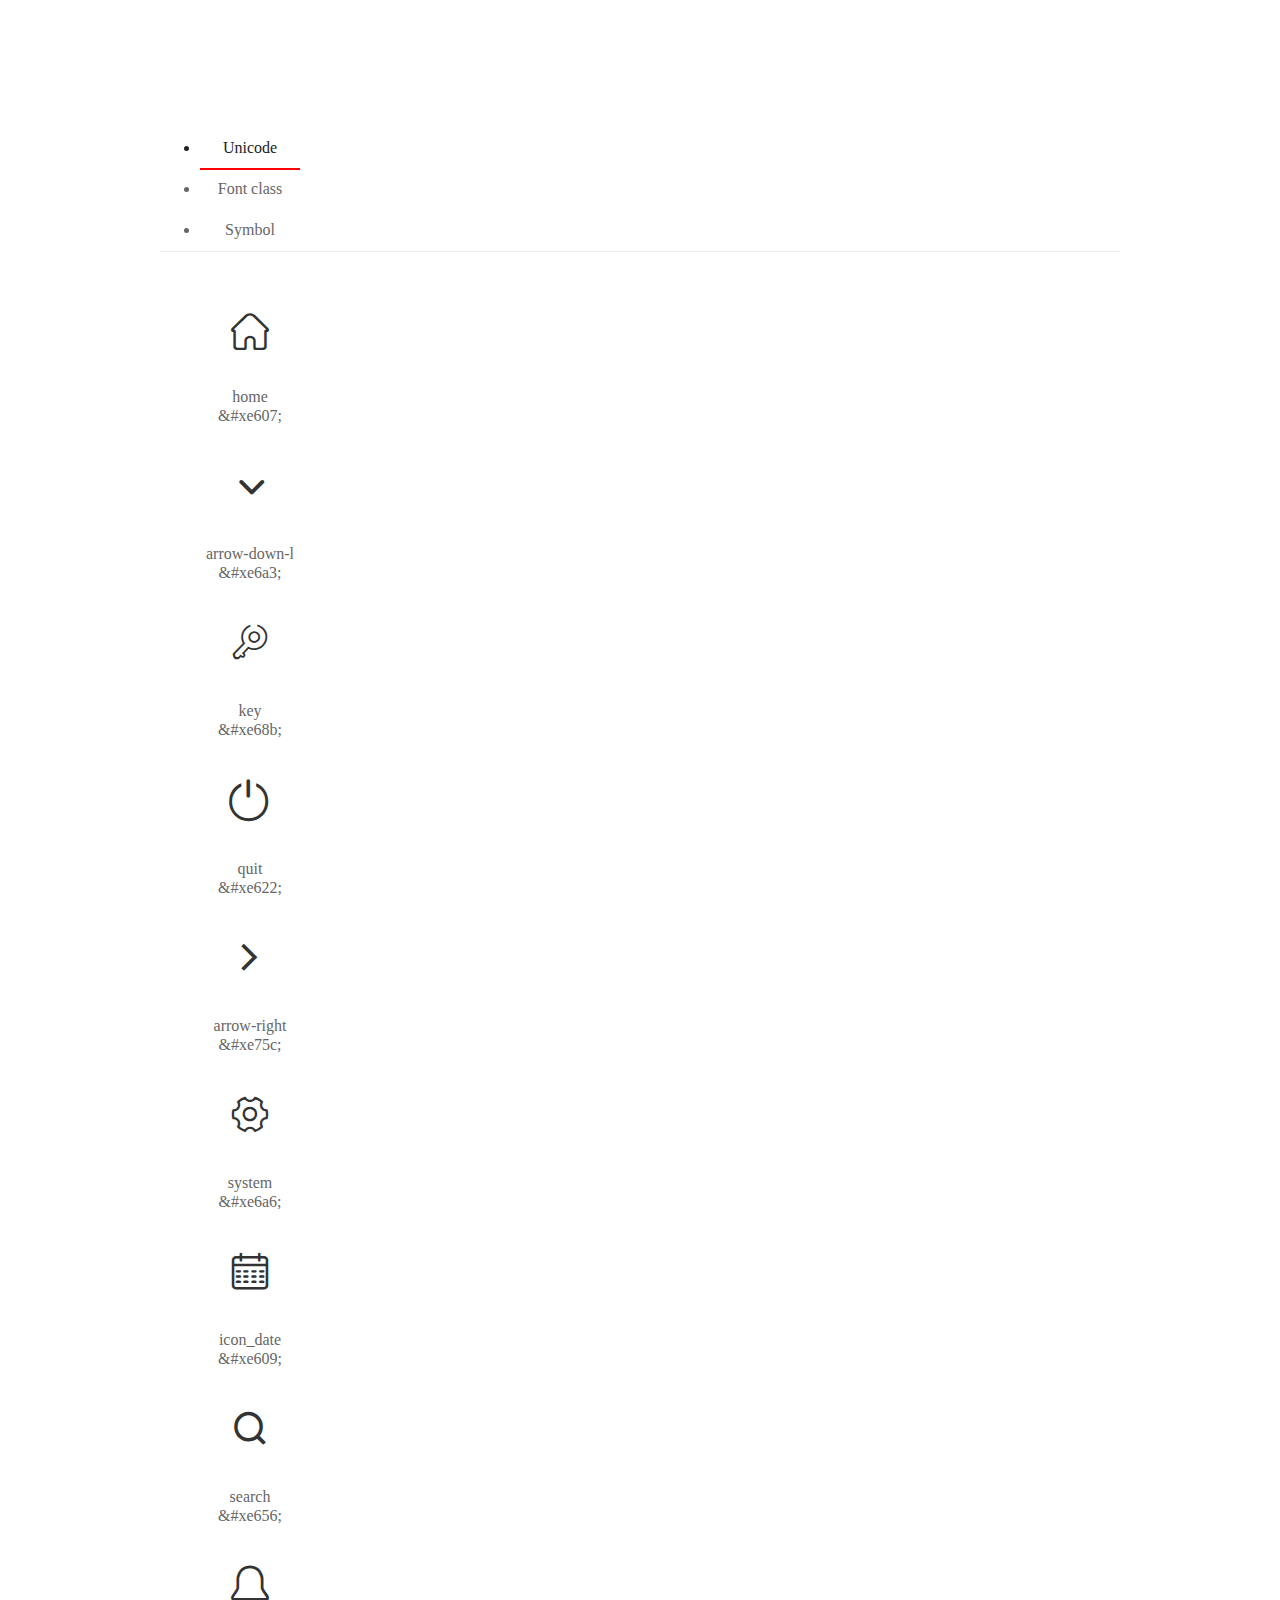
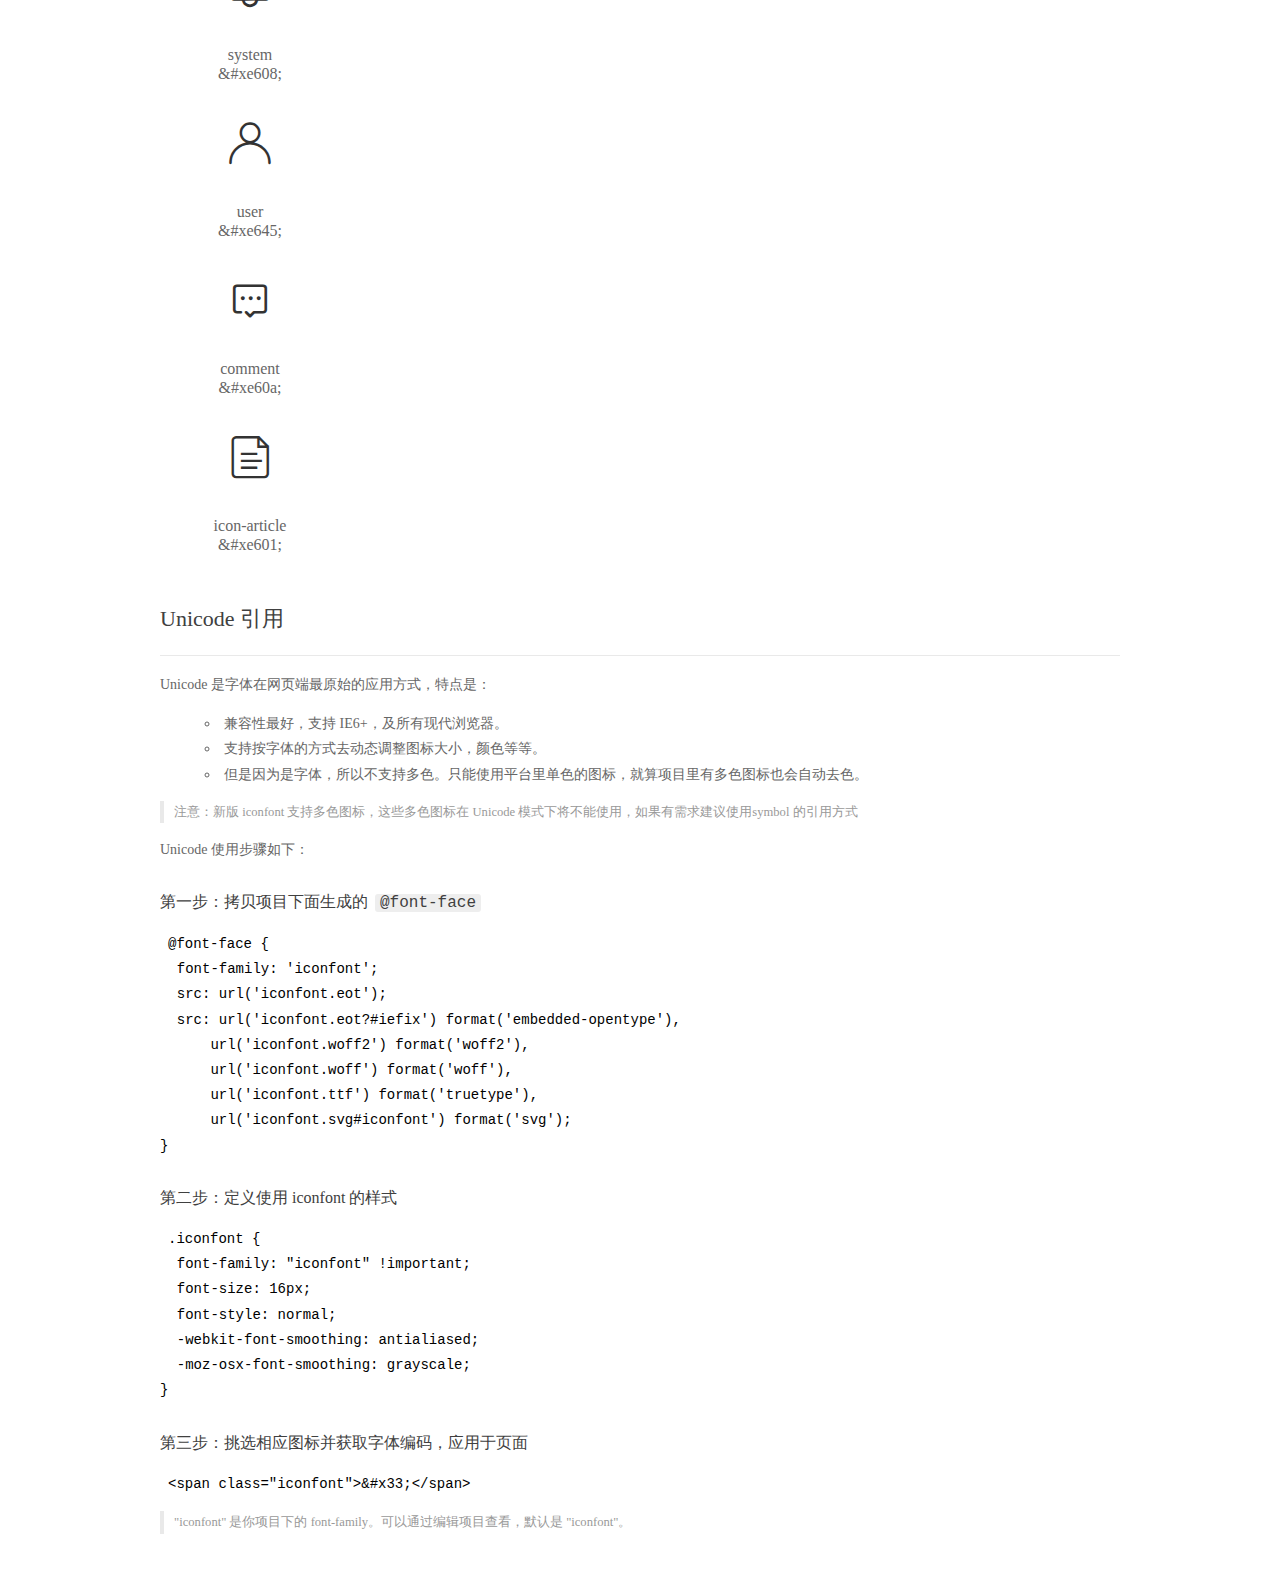
<file: web_back/fonts/demo_index.html>
<!DOCTYPE html>
<html>
<head>
  <meta charset="utf-8"/>
  <title>IconFont Demo</title>
  <link rel="shortcut icon" href="https://gtms04.alicdn.com/tps/i4/TB1_oz6GVXXXXaFXpXXJDFnIXXX-64-64.ico" type="image/x-icon"/>
  <link rel="stylesheet" href="https://g.alicdn.com/thx/cube/1.3.2/cube.min.css">
  <link rel="stylesheet" href="demo.css">
  <link rel="stylesheet" href="iconfont.css">
  <script src="iconfont.js"></script>
  <!-- jQuery -->
  <script src="https://a1.alicdn.com/oss/uploads/2018/12/26/7bfddb60-08e8-11e9-9b04-53e73bb6408b.js"></script>
  <!-- 代码高亮 -->
  <script src="https://a1.alicdn.com/oss/uploads/2018/12/26/a3f714d0-08e6-11e9-8a15-ebf944d7534c.js"></script>
</head>
<body>
  <div class="main">
    <h1 class="logo"><a href="https://www.iconfont.cn/" title="iconfont 首页" target="_blank">&#xe86b;</a></h1>
    <div class="nav-tabs">
      <ul id="tabs" class="dib-box">
        <li class="dib active"><span>Unicode</span></li>
        <li class="dib"><span>Font class</span></li>
        <li class="dib"><span>Symbol</span></li>
      </ul>
      
    </div>
    <div class="tab-container">
      <div class="content unicode" style="display: block;">
          <ul class="icon_lists dib-box">
          
            <li class="dib">
              <span class="icon iconfont">&#xe607;</span>
                <div class="name">home</div>
                <div class="code-name">&amp;#xe607;</div>
              </li>
          
            <li class="dib">
              <span class="icon iconfont">&#xe6a3;</span>
                <div class="name">arrow-down-l</div>
                <div class="code-name">&amp;#xe6a3;</div>
              </li>
          
            <li class="dib">
              <span class="icon iconfont">&#xe68b;</span>
                <div class="name">key</div>
                <div class="code-name">&amp;#xe68b;</div>
              </li>
          
            <li class="dib">
              <span class="icon iconfont">&#xe622;</span>
                <div class="name">quit</div>
                <div class="code-name">&amp;#xe622;</div>
              </li>
          
            <li class="dib">
              <span class="icon iconfont">&#xe75c;</span>
                <div class="name">arrow-right</div>
                <div class="code-name">&amp;#xe75c;</div>
              </li>
          
            <li class="dib">
              <span class="icon iconfont">&#xe6a6;</span>
                <div class="name">system</div>
                <div class="code-name">&amp;#xe6a6;</div>
              </li>
          
            <li class="dib">
              <span class="icon iconfont">&#xe609;</span>
                <div class="name">icon_date</div>
                <div class="code-name">&amp;#xe609;</div>
              </li>
          
            <li class="dib">
              <span class="icon iconfont">&#xe656;</span>
                <div class="name">search</div>
                <div class="code-name">&amp;#xe656;</div>
              </li>
          
            <li class="dib">
              <span class="icon iconfont">&#xe608;</span>
                <div class="name">system</div>
                <div class="code-name">&amp;#xe608;</div>
              </li>
          
            <li class="dib">
              <span class="icon iconfont">&#xe645;</span>
                <div class="name">user</div>
                <div class="code-name">&amp;#xe645;</div>
              </li>
          
            <li class="dib">
              <span class="icon iconfont">&#xe60a;</span>
                <div class="name">comment</div>
                <div class="code-name">&amp;#xe60a;</div>
              </li>
          
            <li class="dib">
              <span class="icon iconfont">&#xe601;</span>
                <div class="name">icon-article</div>
                <div class="code-name">&amp;#xe601;</div>
              </li>
          
          </ul>
          <div class="article markdown">
          <h2 id="unicode-">Unicode 引用</h2>
          <hr>

          <p>Unicode 是字体在网页端最原始的应用方式，特点是：</p>
          <ul>
            <li>兼容性最好，支持 IE6+，及所有现代浏览器。</li>
            <li>支持按字体的方式去动态调整图标大小，颜色等等。</li>
            <li>但是因为是字体，所以不支持多色。只能使用平台里单色的图标，就算项目里有多色图标也会自动去色。</li>
          </ul>
          <blockquote>
            <p>注意：新版 iconfont 支持多色图标，这些多色图标在 Unicode 模式下将不能使用，如果有需求建议使用symbol 的引用方式</p>
          </blockquote>
          <p>Unicode 使用步骤如下：</p>
          <h3 id="-font-face">第一步：拷贝项目下面生成的 <code>@font-face</code></h3>
<pre><code class="language-css"
>@font-face {
  font-family: 'iconfont';
  src: url('iconfont.eot');
  src: url('iconfont.eot?#iefix') format('embedded-opentype'),
      url('iconfont.woff2') format('woff2'),
      url('iconfont.woff') format('woff'),
      url('iconfont.ttf') format('truetype'),
      url('iconfont.svg#iconfont') format('svg');
}
</code></pre>
          <h3 id="-iconfont-">第二步：定义使用 iconfont 的样式</h3>
<pre><code class="language-css"
>.iconfont {
  font-family: "iconfont" !important;
  font-size: 16px;
  font-style: normal;
  -webkit-font-smoothing: antialiased;
  -moz-osx-font-smoothing: grayscale;
}
</code></pre>
          <h3 id="-">第三步：挑选相应图标并获取字体编码，应用于页面</h3>
<pre>
<code class="language-html"
>&lt;span class="iconfont"&gt;&amp;#x33;&lt;/span&gt;
</code></pre>
          <blockquote>
            <p>"iconfont" 是你项目下的 font-family。可以通过编辑项目查看，默认是 "iconfont"。</p>
          </blockquote>
          </div>
      </div>
      <div class="content font-class">
        <ul class="icon_lists dib-box">
          
          <li class="dib">
            <span class="icon iconfont icon-yidiandiantubiao04"></span>
            <div class="name">
              home
            </div>
            <div class="code-name">.icon-yidiandiantubiao04
            </div>
          </li>
          
          <li class="dib">
            <span class="icon iconfont icon-arrowdownl"></span>
            <div class="name">
              arrow-down-l
            </div>
            <div class="code-name">.icon-arrowdownl
            </div>
          </li>
          
          <li class="dib">
            <span class="icon iconfont icon-key"></span>
            <div class="name">
              key
            </div>
            <div class="code-name">.icon-key
            </div>
          </li>
          
          <li class="dib">
            <span class="icon iconfont icon-tuichu"></span>
            <div class="name">
              quit
            </div>
            <div class="code-name">.icon-tuichu
            </div>
          </li>
          
          <li class="dib">
            <span class="icon iconfont icon-previewright"></span>
            <div class="name">
              arrow-right
            </div>
            <div class="code-name">.icon-previewright
            </div>
          </li>
          
          <li class="dib">
            <span class="icon iconfont icon-system"></span>
            <div class="name">
              system
            </div>
            <div class="code-name">.icon-system
            </div>
          </li>
          
          <li class="dib">
            <span class="icon iconfont icon-icondate"></span>
            <div class="name">
              icon_date
            </div>
            <div class="code-name">.icon-icondate
            </div>
          </li>
          
          <li class="dib">
            <span class="icon iconfont icon-search"></span>
            <div class="name">
              search
            </div>
            <div class="code-name">.icon-search
            </div>
          </li>
          
          <li class="dib">
            <span class="icon iconfont icon-system1"></span>
            <div class="name">
              system
            </div>
            <div class="code-name">.icon-system1
            </div>
          </li>
          
          <li class="dib">
            <span class="icon iconfont icon-user"></span>
            <div class="name">
              user
            </div>
            <div class="code-name">.icon-user
            </div>
          </li>
          
          <li class="dib">
            <span class="icon iconfont icon-comment"></span>
            <div class="name">
              comment
            </div>
            <div class="code-name">.icon-comment
            </div>
          </li>
          
          <li class="dib">
            <span class="icon iconfont icon-icon-article"></span>
            <div class="name">
              icon-article
            </div>
            <div class="code-name">.icon-icon-article
            </div>
          </li>
          
        </ul>
        <div class="article markdown">
        <h2 id="font-class-">font-class 引用</h2>
        <hr>

        <p>font-class 是 Unicode 使用方式的一种变种，主要是解决 Unicode 书写不直观，语意不明确的问题。</p>
        <p>与 Unicode 使用方式相比，具有如下特点：</p>
        <ul>
          <li>兼容性良好，支持 IE8+，及所有现代浏览器。</li>
          <li>相比于 Unicode 语意明确，书写更直观。可以很容易分辨这个 icon 是什么。</li>
          <li>因为使用 class 来定义图标，所以当要替换图标时，只需要修改 class 里面的 Unicode 引用。</li>
          <li>不过因为本质上还是使用的字体，所以多色图标还是不支持的。</li>
        </ul>
        <p>使用步骤如下：</p>
        <h3 id="-fontclass-">第一步：引入项目下面生成的 fontclass 代码：</h3>
<pre><code class="language-html">&lt;link rel="stylesheet" href="./iconfont.css"&gt;
</code></pre>
        <h3 id="-">第二步：挑选相应图标并获取类名，应用于页面：</h3>
<pre><code class="language-html">&lt;span class="iconfont icon-xxx"&gt;&lt;/span&gt;
</code></pre>
        <blockquote>
          <p>"
            iconfont" 是你项目下的 font-family。可以通过编辑项目查看，默认是 "iconfont"。</p>
        </blockquote>
      </div>
      </div>
      <div class="content symbol">
          <ul class="icon_lists dib-box">
          
            <li class="dib">
                <svg class="icon svg-icon" aria-hidden="true">
                  <use xlink:href="#icon-yidiandiantubiao04"></use>
                </svg>
                <div class="name">home</div>
                <div class="code-name">#icon-yidiandiantubiao04</div>
            </li>
          
            <li class="dib">
                <svg class="icon svg-icon" aria-hidden="true">
                  <use xlink:href="#icon-arrowdownl"></use>
                </svg>
                <div class="name">arrow-down-l</div>
                <div class="code-name">#icon-arrowdownl</div>
            </li>
          
            <li class="dib">
                <svg class="icon svg-icon" aria-hidden="true">
                  <use xlink:href="#icon-key"></use>
                </svg>
                <div class="name">key</div>
                <div class="code-name">#icon-key</div>
            </li>
          
            <li class="dib">
                <svg class="icon svg-icon" aria-hidden="true">
                  <use xlink:href="#icon-tuichu"></use>
                </svg>
                <div class="name">quit</div>
                <div class="code-name">#icon-tuichu</div>
            </li>
          
            <li class="dib">
                <svg class="icon svg-icon" aria-hidden="true">
                  <use xlink:href="#icon-previewright"></use>
                </svg>
                <div class="name">arrow-right</div>
                <div class="code-name">#icon-previewright</div>
            </li>
          
            <li class="dib">
                <svg class="icon svg-icon" aria-hidden="true">
                  <use xlink:href="#icon-system"></use>
                </svg>
                <div class="name">system</div>
                <div class="code-name">#icon-system</div>
            </li>
          
            <li class="dib">
                <svg class="icon svg-icon" aria-hidden="true">
                  <use xlink:href="#icon-icondate"></use>
                </svg>
                <div class="name">icon_date</div>
                <div class="code-name">#icon-icondate</div>
            </li>
          
            <li class="dib">
                <svg class="icon svg-icon" aria-hidden="true">
                  <use xlink:href="#icon-search"></use>
                </svg>
                <div class="name">search</div>
                <div class="code-name">#icon-search</div>
            </li>
          
            <li class="dib">
                <svg class="icon svg-icon" aria-hidden="true">
                  <use xlink:href="#icon-system1"></use>
                </svg>
                <div class="name">system</div>
                <div class="code-name">#icon-system1</div>
            </li>
          
            <li class="dib">
                <svg class="icon svg-icon" aria-hidden="true">
                  <use xlink:href="#icon-user"></use>
                </svg>
                <div class="name">user</div>
                <div class="code-name">#icon-user</div>
            </li>
          
            <li class="dib">
                <svg class="icon svg-icon" aria-hidden="true">
                  <use xlink:href="#icon-comment"></use>
                </svg>
                <div class="name">comment</div>
                <div class="code-name">#icon-comment</div>
            </li>
          
            <li class="dib">
                <svg class="icon svg-icon" aria-hidden="true">
                  <use xlink:href="#icon-icon-article"></use>
                </svg>
                <div class="name">icon-article</div>
                <div class="code-name">#icon-icon-article</div>
            </li>
          
          </ul>
          <div class="article markdown">
          <h2 id="symbol-">Symbol 引用</h2>
          <hr>

          <p>这是一种全新的使用方式，应该说这才是未来的主流，也是平台目前推荐的用法。相关介绍可以参考这篇<a href="">文章</a>
            这种用法其实是做了一个 SVG 的集合，与另外两种相比具有如下特点：</p>
          <ul>
            <li>支持多色图标了，不再受单色限制。</li>
            <li>通过一些技巧，支持像字体那样，通过 <code>font-size</code>, <code>color</code> 来调整样式。</li>
            <li>兼容性较差，支持 IE9+，及现代浏览器。</li>
            <li>浏览器渲染 SVG 的性能一般，还不如 png。</li>
          </ul>
          <p>使用步骤如下：</p>
          <h3 id="-symbol-">第一步：引入项目下面生成的 symbol 代码：</h3>
<pre><code class="language-html">&lt;script src="./iconfont.js"&gt;&lt;/script&gt;
</code></pre>
          <h3 id="-css-">第二步：加入通用 CSS 代码（引入一次就行）：</h3>
<pre><code class="language-html">&lt;style&gt;
.icon {
  width: 1em;
  height: 1em;
  vertical-align: -0.15em;
  fill: currentColor;
  overflow: hidden;
}
&lt;/style&gt;
</code></pre>
          <h3 id="-">第三步：挑选相应图标并获取类名，应用于页面：</h3>
<pre><code class="language-html">&lt;svg class="icon" aria-hidden="true"&gt;
  &lt;use xlink:href="#icon-xxx"&gt;&lt;/use&gt;
&lt;/svg&gt;
</code></pre>
          </div>
      </div>

    </div>
  </div>
  <script>
  $(document).ready(function () {
      $('.tab-container .content:first').show()

      $('#tabs li').click(function (e) {
        var tabContent = $('.tab-container .content')
        var index = $(this).index()

        if ($(this).hasClass('active')) {
          return
        } else {
          $('#tabs li').removeClass('active')
          $(this).addClass('active')

          tabContent.hide().eq(index).fadeIn()
        }
      })
    })
  </script>
</body>
</html>
</file>
<file: web_back/css/iconfont.css>
@font-face {font-family: "iconfont";
  src: url('../fonts/iconfont.eot?t=1558003957214'); /* IE9 */
  src: url('../fonts/iconfont.eot?t=1558003957214#iefix') format('embedded-opentype'), /* IE6-IE8 */
  url('[data-uri]') format('woff2'),
  url('../fonts/iconfont.woff?t=1558003957214') format('woff'),
  url('../fonts/iconfont.ttf?t=1558003957214') format('truetype'), /* chrome, firefox, opera, Safari, Android, iOS 4.2+ */
  url('../fonts/iconfont.svg?t=1558003957214#iconfont') format('svg'); /* iOS 4.1- */
}

.iconfont {
  font-family: "iconfont" !important;
  font-size: 16px;
  font-style: normal;
  -webkit-font-smoothing: antialiased;
  -moz-osx-font-smoothing: grayscale;
}

.icon-yidiandiantubiao04:before {
  content: "\e607";
}

.icon-arrowdownl:before {
  content: "\e6a3";
}

.icon-key:before {
  content: "\e68b";
}

.icon-tuichu:before {
  content: "\e622";
}

.icon-previewright:before {
  content: "\e75c";
}

.icon-system:before {
  content: "\e6a6";
}

.icon-icondate:before {
  content: "\e609";
}

.icon-search:before {
  content: "\e656";
}

.icon-system1:before {
  content: "\e608";
}

.icon-user:before {
  content: "\e645";
}

.icon-comment:before {
  content: "\e60a";
}

.icon-icon-article:before {
  content: "\e601";
}
</file>
<file: web_back/css/main.css>
body{
    font-family:'MicroSoft YaHei';
    background-color: #f2f3f5;
}
.main_wrap{
    position:fixed;
    width:100%;
    height:100%;
    left:0px;
    top:0px;
    background:url('../images/login_bg.jpg'); 
    background-size:100% 100%; 
  }
.header{
    width:1200px;
    overflow: hidden;
    margin:20px auto 0;
}
.heade .logo{
    float: left;
}
.header .copyright{
    float:right;
    font-size:12px;
    color:#fff;
    text-align:right;
    line-height:20px;
    margin-top:10px;
}
.login_form_con{
    position:absolute;
    left:50%;
    top:50%;
    margin-left:-200px;
    margin-top:-155px;
    width:400px;
    height:310px;
    background-color: #edeff0;
}

.login_form{
    position: relative;
}

.login_form .icon-user{
    position:absolute;
    font-size:16px;
    color:#999;
    left:46px;
    top:12px;
}
.login_form .icon-key{
    position:absolute;
    font-size:18px;
    color:#999;
    left:46px;
    top:78px;
}
.login_title{
    height:60px;
    background:url('../images/login_title.png') center center no-repeat #fff;
}
.input_txt,.input_pass,.input_sub{
    display:block;
    width:334px;
    height:37px;
    padding:0px;
    text-indent:40px;
    border:1px solid #ddd;
    margin:27px auto 0;
    outline:none;
}
.input_sub{
    margin-top:40px;
    height:42px;
    background-color: #19b9e7;
    text-indent:0px;
    font-size:18px;
    color:#fff;
    cursor: pointer;
}
.input_sub:hover{
    background-color: #08a0cc;
}

.sider{
    position:fixed;
    left:0;
    top:0;
    bottom:0;
    width:210px;
    background-color: #323745;
}
.sider .logo{
    display:block;
    height:56px;
    background-color: #242732;
    overflow: hidden;
}
.sider .logo img{
    display:block;
    margin:6px auto 0;
}
.user_info{
    height:79px;
    border-bottom:1px solid #5a5e6b;
}

.user_info img{
    float: left;
    width:40px;
    height:40px;
    border-radius:20px;
    margin:19px 0 0 30px;
}
.user_info span{
    float: left;
    width:120px;
    font-size:12px;
    color:#fff;
    margin:23px 0 0 20px;
}
.user_info span i {
    font-style: normal;
}

.user_info b{
    float: left;
    width: 120px;
    font-weight:normal;
    font-size:12px;
    color:#adafb5;
    margin:2px 0 0 20px;
}

.menu .level01{
    height:50px;
    line-height:50px;
}
.menu .level01 a{
    display:block;
    height:50px;
    font-size:12px;
    color:#adafb5;
    overflow: hidden;
}
.menu .level01.active a{
    background-color: #1378f0;
    color:#fff;
}
.menu .level01.active i{
    color:#fff;
}

.menu .level01 a:hover{
    background-color: #1378f0;
    color:#fff;
}
.menu .level01 a:hover i{
    color:#fff;
}
.menu .level01 i{
    color:#61646f;
    font-size:22px;
    float: left;
    margin-left:26px;
}
.menu .level01 span{
    float: left;
    margin-left:10px;
}
.menu .level01 b{
    float: right;
    margin-right:20px;
    font-weight:normal;
    transform:rotate(90deg);
    transition:all 500ms ease;
}

.menu .level01 .rotate0{
    transform:rotate(0deg);
}

.menu .level02{
    background: #242732;
    display:none;
}


.menu .level02 li{
    height:40px;
    line-height:40px;
}
.menu .level02 li a{
    display:block;
    height:40px;
    font-size:12px;
    color:#adafb5;
    overflow: hidden;
}

.menu .level02 li a:hover{
    background-color: #1378f0;
    color:#fff;
}

.menu .level02 li i{
    font-size:12px;
    float: left;
    margin-left:60px;
}
.menu .level02 li span{
    font-size:12px;
    float: left;
    margin-left:5px;
}

.menu .level02 .active a{
    color:#ffae00;
}

.header_bar{
    position:fixed;
    left:210px;
    right:0;
    top:0;
    height:56px;
    background-color: #fff;
}

.main{
    position:fixed;
    left:210px;
    top:56px;
    right:0;
    bottom:0;
    background-color: #f2f3f5;
}

.search_form{
    width:218px;
    height:33px;
    border:1px solid #ddd;
    background-color: #f2f3f5;
    border-radius:16px;
    float: left;
    margin:12px 0 0 27px;
}

.search_form input{
    padding:0px;
    margin:0px;
    border:0px;
    float: left;
    background-color: #f2f3f5;
    font-size:12px;
    width:175px;
    height:31px;
    margin-left:12px;
    outline:none;
   
}

.search_form .icon-search{
    line-height:33px;
    cursor: pointer;
    font-size:18px;
    color:#abaebb;
}
.user_center_link{
    float:right;

}
.user_center_link a{
    line-height:56px;
    font-size:12px;
    color:#999;
    margin-right:15px;
}
.user_center_link a:hover{
    color:#ffae00
}

.user_center_link img{
    width:42px;
    height:42px;
    border-radius:32px;
    margin-right:10px;
}

.spannel_list{
    margin-top:20px;
}

.spannel{
	height:100px;
	overflow:hidden;
	text-align:center;
    position:relative;
    background-color: #fff;
    border:1px solid #e7e7e9;
    margin-bottom:20px;
}

.spannel em{
    font-style:normal;
	font-size:50px;
	line-height:50px;
	display:inline-block;
	margin:10px 0 0 20px;
	font-family:'Arial';
	color:#83a2ed;
}

.spannel span{
	font-size:14px;
	display:inline-block;
	color:#83a2ed;
	margin-left:10px;
}

.spannel b{
	position:absolute;
	left:0;
	bottom:0;
	width:100%;
	line-height:24px;
	background:#e5e5e5;
	color:#333;
	font-size:14px;
	font-weight:normal;
}

.scolor01 em,.scolor01 span{
	color:#6ac6e2;
}

.scolor02 em,.scolor02 span{
	color:#5fd9de;
}

.scolor03 em,.scolor03 span{
	color:#58d88e;
}


.gragh_pannel{
    height:350px;
    border:1px solid #e7e7e9;
    background-color: #fff!important; 
    margin-bottom:20px;  
}

.column_pannel{
    margin-bottom:20px;
    height:400px;
    border:1px solid #e7e7e9;
    background-color: #fff!important;   
}

.common_title{
    line-height:42px;
    background-color: #fbfbfb;
    border:1px solid #e7e7e9;
    margin-top:20px;
    text-indent: 15px;
    font-size:14px;
    color:#333;
}

.common_con{
    border:1px solid #e7e7e9;
    border-top:0px;
    background-color: #fff;
    padding-bottom:20px;
    margin-bottom:20px;
}
.opt_btns{
    margin-top:20px;
}

.mp20{
    margin-top:20px;
}

.pagination{   
   margin:0;
}

.article_form{
    margin-top:20px;
}

.form-group{
    margin-bottom:25px;
}

.form-group label{
    font-weight:normal;
    color:#666;
}

.icon-icondate{
    line-height:16px;
}

.user_pic{
    width:100px;
    height:100px;
    margin-bottom:10px;
}

.article_cover{
    width:200px;
    height:200px;
    margin-bottom:10px;
}
</file>
<file: web_front/css/main.css>
body{
    font-family:'MicroSoft YaHei';
}
.header{
    width:1020px;
    height:85px;
    margin:0 auto;
}
.logo{
    width:148px;
    height:61px;
    margin-top:12px;
}
.search_form{
    width:391px;
    height:33px;
    margin:26px 0 0 198px;
}
.search_txt{
    width: 343px;
    height: 31px;
    border:1px solid #dddddd;
    float: left;
    padding:0px;
    border-top-left-radius:4px;
    border-bottom-left-radius:4px;
    outline:none;
    text-indent:10px;   
}
.search_btn{
    width:46px;
    height:33px;
    background-color: #0075f3;
    float:left;
    border:0px;
    border-top-right-radius:4px;
    border-bottom-right-radius:4px;
    cursor: pointer;
    outline:none;
}
.fa-search{
    color:#fff;
    font-size: 20px;
}
.link_info{
    height:33px;
    margin-top:20px;
}
.link_info a{
    font-size:14px;
    color:#666;
}
.link_info a:hover{
    color:#0075f3;
}
.fa-user-circle{
    font-size:24px;
    color:#666;
    line-height:33px;
    position: relative;
}

.fa-user-circle{
    margin-left:22px;
}
.fa-user-circle span{
    font-size:14px;
    padding-left:10px;
    vertical-align:middle;
}
.menu_con{
    height:50px;
    background-color: #2a2a2a;
}
.menu{
    width:1020px;
    height:50px;
    margin:0 auto;
}
.menu_collapse{
    width:120px;
    height:50px;
    position:relative;    
}
.menu_collapse i{
    text-indent:10px;
    padding-right:10px;
}
.menu_collapse:hover{
    background-color: #0074f3;
}
.level_one{
    line-height:50px;
    color:#fff;
    font-size:14px;
}

.menu_collapse:hover .level_two{
    display:block;
}
.level_two .up{
   height:6px;
   background:url('../images/up.png') center center no-repeat;
   border-bottom:0px;
}
.level_two{
    position:absolute;
    width:120px;
    left:0;
    top:50px;
    overflow: hidden;
    display:none;
    z-index:999;
}

.level_two li{
    background-color: #2a2a2a;
    border-bottom:1px solid #505050;   
    font-size:14px;
    overflow: hidden;
}
.level_two li:nth-child(2){
    border-top-left-radius:6px;
    border-top-right-radius:6px;
}
.level_two li:last-child{
    border-bottom-left-radius:6px;
    border-bottom-right-radius:6px;
}
.level_two a{
    display:block;
    color:#fff;
    line-height:40px;
    text-indent:10px;
}
.level_two a:hover{
    background-color:#0074f3;
}

.left_menu,.right_menu{
    height:50px;
}
.left_menu li,.right_menu li{
    height:50px;
    float: left;
}
.left_menu li a,.right_menu li a{
    display:block;
    line-height:50px;
    padding:0 15px;
    text-align:center;
    color:#fff;
    font-size:14px;
}
.left_menu li a:hover,.right_menu li a:hover{
    background-color:#0074f3; 
}
.main_con{
    width:1020px;
    margin:20px auto 0;
}
.left_con{
    width:750px;
    float: left;
}
.right_con{
    width:250px;
    float:right;
}

.focus_list{
    width:750px;
    height:278px;
}
.focus_list li{
    width:165px;
    height:134px;
    float: left;
    margin:0 0 10px 10px;
    position: relative;
}
.focus_list li img{
    width:165px;
    height:134px;
}

.focus_list li p{
    position: absolute;
    width:100%;
    height:24px;
    left:0;
    bottom:0;
    background-color:rgba(0,0,0,0.6);
    text-align:center;
    line-height:24px;
    color:#fff;
    font-size:14px;
    overflow:hidden;
    text-overflow:ellipsis;
    white-space:nowrap
}

.focus_list .first{
    width:400px;
    height:278px;
    margin:0 0 10px 0;
}

.focus_list .first img{
    width:400px;
    height:278px;
}

.common_title{
    height:36px;
    margin-top:15px;
    border-bottom:2px solid #eee;
}

.common_title h3{
    float:left;
    line-height:36px;
    border-bottom:2px solid #0074f3;
    padding-right:10px;
    font-size:18px;
    color:#000;
}
.common_title .fa-edit{
    color:#0074f3;
}
.common_title .more{
    float:right;
    line-height:36px;
    color:#bbb;
}
.common_title .more:hover{
    color:#0074f3;
}

.common_news_list{
    height:135px;
    padding-left:195px;
    position: relative;
    margin-top:20px;
    padding-bottom:20px;
    border-bottom:1px solid #ddd;
    overflow: hidden;
}
.common_news_list .list_pic{
    position:absolute;
    width:180px;
    height:135px;
    left:0;
    top:0;
}
.common_news_list .list_pic img{
    width:180px;
    height:135px;
}
.common_news_list h4{
    font-size:18px;
    line-height:20px;
    font-weight:bold;
    width:100%;
    overflow:hidden;
    text-overflow:ellipsis;
    white-space:nowrap;
    margin-top:-1px;
}

.common_news_list h4 a{
    color:#444;
}
.common_news_list h4 a:hover{
    color:#1a4a7d;
}
.common_news_list p{
    font-size:12px;
    color:#666;
    line-height:22px;
    margin-top:12px;
}

.new_info{
    overflow: hidden;
    margin-top:20px;
}

.new_info span{
    font-size:12px;
    color:#999;
    float: left;
}
.new_info b{
    font-size:12px;
    color:#999;
    float: right;
    font-weight:normal;
}

.common_wrap{
    border:1px solid #eeeeee;
    margin-bottom:15px;
}

.common_wrap h3{
    line-height:32px;
    background-color: #f3f3f3;
    padding-left:15px;
    color:#000;
    font-size:16px;
}

.common_wrap h3 i{
    color:#0075f4;
    padding-right:10px;
}

.content_list{
    margin:5px 15px;
}

.content_list li{
    height:36px;
    border-bottom:1px dashed #e6e6e6;
    overflow: hidden;
}
.content_list li:last-child{
    border-bottom:0px;
}

.content_list li span{
    float: left;
    width:18px;
    height:18px;
    background-color: #999999;
    text-align:center;
    line-height:18px;
    color:#fff;
    font-size:12px;
    margin-top:9px;
}
.content_list li .first{
    background-color: #fd8c84;
}
.content_list li .second{
    background-color: #7fd75a;
}
.content_list li .third{
    background-color: #60c4fd;
}

.content_list li a{
    float:left;
    font-size:12px;
    line-height:36px;
    margin-left:10px;
    color:#666;
    width:190px;
    overflow:hidden;
    text-overflow:ellipsis;
    white-space:nowrap;
}

.guanzhu_list li a{
    margin-left:0px;
    width:220px;
}

.comment_list li{
    height:59px;
}

.comment_list li span{
    width:40px;
    height:40px;
    line-height:40px;
    font-size:20px;
    background-color: #0a76b7;
    border-radius:50%;
    margin:10px 10px 0 0;
}

.comment_list li b,.comment_list li strong{
    font-size:12px;
    font-weight:normal;
    float: left;
    width:168px;
    color:#999;
    margin-top:10px;
    overflow:hidden;
    text-overflow:ellipsis;
    white-space:nowrap;
}
.comment_list li strong{
    margin-top:5px; 
}

.comment_list li em{
    font-style:normal;
    color:#333;
    padding-right:10px;
}

.content_list li a:hover{
    color:#1a4a7d;
}

.footer{
    margin-top:30px;
    background-color: #262f38;
    padding-bottom:20px;
}

.foot_link{text-align:center;margin-top:20px;}
.foot_link a,.foot_link span{color:#fff;font-size:12px;}
.foot_link a:hover{color:#0075f4}
.foot_link span{padding:0 10px}
.footer p{text-align:center; margin-top:10px;font-size:12px; color:#fff;}

.setfl{
    float: left;
}
.setfr{
    float: right;
}
.list_title{
    width:750px;
    height:25px;
    background:url('../images/list_title_bg.png') no-repeat;
}
.list_title h3{
    font-size:18px;
    color:#000;
    line-height:25px;
    border-left:2px solid #528dff;
    padding-left:15px;
}
.ui-pagination-container{
	text-align:center;
	margin-top:20px;
}
.ui-pagination-container .ui-pagination-page-item:hover{
	color:#528dff;
	border-color:#528dff;
}
.ui-pagination-container .ui-pagination-page-item{
	background:none;
	font-size:12px;
}
.ui-pagination-container .ui-pagination-page-item.active{
	background:#528dff;
	border-color:#528dff;
}
.ui-pagination-container .ui-pagination-page-item:hover{
	color:#333;
}
.breadcrumb{
    font-size:12px;
    color:#999;
}
.breadcrumb a{
    color:#333;
}
.article_title{
    text-align:center;
    font-size:24px;
    color:#666;
    margin-top:34px;
    line-height:30px;
}
.article_info{
    text-align:center;
    font-size:12px;
    color:#999;
    border-bottom:1px solid #ddd;
    padding:20px 0 15px 0;
}

.article_con p{
    margin:20px 0;
    font-size:14px;
    line-height:24px;
    color:#666;
    text-indent:28px;
}

.article_links{
    font-size:12px;
    color:#999;
    line-height:24px;
    margin-top:60px;
}

.article_links a{
    color:#999;
}

.article_links a:hover{
    color:#528dff;
}

.comment_form{
	margin-top:50px;
	overflow:hidden;
}

.form_group{
    overflow: hidden;
    margin-bottom:15px;
}

.form_group label{
    width:80px;
    float:left;
    font-size:12px;
    color:#333;
    text-align:right;
    line-height:24px;
}
.form_group .comment_input{
	float:left;
	width:648px;
	height:60px;
	border-radius:4px;
	padding:10px;
	outline:none;
    border:1px solid #ddd;
    font-family:'Microsoft YaHei';
}
.form_group .comment_name{
	float:left;
	width:300px;
	height:24px;
	border-radius:4px;
	outline:none;
    border:1px solid #ddd;
    text-indent:10px;
}

.form_group .comment_sub{
	float:right;
	width:58px;
	height:28px;
	border:1px solid #ddd;
	background:#fff;
	border-radius:4px;
	cursor:pointer;
}
.comment_form .comment_sub:hover{
	background:#2185ed;
	color:#fff;
}

.comment_count{
    font-size: 16px;
    color: #333;
    border-bottom: 1px solid #ebebeb;
    padding: 12px 0
}

.comment_detail_list{
	border-bottom:1px solid #ebebeb;
	overflow:hidden;
	margin-top:15px;
	padding-bottom:15px;
}


.comment_detail_list .person_pic{
	width:40px;
    height:40px;
    line-height:40px;
    font-size:20px;
    background-color: #0a76b7;
    border-radius:50%;
    color:#fff;
    text-align:center;
}

.comment_detail_list .person_pic img{
	width:40px;
	height:40px;
	border-radius:20px;
}

.name_time{
	width:680px;
	font-size: 14px;
    font-weight: 700;
    line-height:16px;
    color: #333;
    margin:0 0 5px 20px;
}
.name_time b{
    float: left;
}
.name_time span{
    float: right;
    font-size:12px;
    color:#999
}

.comment_text{
	width:680px;
	font-size: 14px;
    line-height: 20px;
    color: #333;
    margin:5px 0 0 20px;
    text-align:justify;
}
</file>
<file: web_back/fonts/demo.css>
/* Logo 字体 */
@font-face {
  font-family: "iconfont logo";
  src: url('https://at.alicdn.com/t/font_985780_km7mi63cihi.eot?t=1545807318834');
  src: url('https://at.alicdn.com/t/font_985780_km7mi63cihi.eot?t=1545807318834#iefix') format('embedded-opentype'),
    url('https://at.alicdn.com/t/font_985780_km7mi63cihi.woff?t=1545807318834') format('woff'),
    url('https://at.alicdn.com/t/font_985780_km7mi63cihi.ttf?t=1545807318834') format('truetype'),
    url('https://at.alicdn.com/t/font_985780_km7mi63cihi.svg?t=1545807318834#iconfont') format('svg');
}

.logo {
  font-family: "iconfont logo";
  font-size: 160px;
  font-style: normal;
  -webkit-font-smoothing: antialiased;
  -moz-osx-font-smoothing: grayscale;
}

/* tabs */
.nav-tabs {
  position: relative;
}

.nav-tabs .nav-more {
  position: absolute;
  right: 0;
  bottom: 0;
  height: 42px;
  line-height: 42px;
  color: #666;
}

#tabs {
  border-bottom: 1px solid #eee;
}

#tabs li {
  cursor: pointer;
  width: 100px;
  height: 40px;
  line-height: 40px;
  text-align: center;
  font-size: 16px;
  border-bottom: 2px solid transparent;
  position: relative;
  z-index: 1;
  margin-bottom: -1px;
  color: #666;
}


#tabs .active {
  border-bottom-color: #f00;
  color: #222;
}

.tab-container .content {
  display: none;
}

/* 页面布局 */
.main {
  padding: 30px 100px;
  width: 960px;
  margin: 0 auto;
}

.main .logo {
  color: #333;
  text-align: left;
  margin-bottom: 30px;
  line-height: 1;
  height: 110px;
  margin-top: -50px;
  overflow: hidden;
  *zoom: 1;
}

.main .logo a {
  font-size: 160px;
  color: #333;
}

.helps {
  margin-top: 40px;
}

.helps pre {
  padding: 20px;
  margin: 10px 0;
  border: solid 1px #e7e1cd;
  background-color: #fffdef;
  overflow: auto;
}

.icon_lists {
  width: 100% !important;
  overflow: hidden;
  *zoom: 1;
}

.icon_lists li {
  width: 100px;
  margin-bottom: 10px;
  margin-right: 20px;
  text-align: center;
  list-style: none !important;
  cursor: default;
}

.icon_lists li .code-name {
  line-height: 1.2;
}

.icon_lists .icon {
  display: block;
  height: 100px;
  line-height: 100px;
  font-size: 42px;
  margin: 10px auto;
  color: #333;
  -webkit-transition: font-size 0.25s linear, width 0.25s linear;
  -moz-transition: font-size 0.25s linear, width 0.25s linear;
  transition: font-size 0.25s linear, width 0.25s linear;
}

.icon_lists .icon:hover {
  font-size: 100px;
}

.icon_lists .svg-icon {
  /* 通过设置 font-size 来改变图标大小 */
  width: 1em;
  /* 图标和文字相邻时，垂直对齐 */
  vertical-align: -0.15em;
  /* 通过设置 color 来改变 SVG 的颜色/fill */
  fill: currentColor;
  /* path 和 stroke 溢出 viewBox 部分在 IE 下会显示
      normalize.css 中也包含这行 */
  overflow: hidden;
}

.icon_lists li .name,
.icon_lists li .code-name {
  color: #666;
}

/* markdown 样式 */
.markdown {
  color: #666;
  font-size: 14px;
  line-height: 1.8;
}

.highlight {
  line-height: 1.5;
}

.markdown img {
  vertical-align: middle;
  max-width: 100%;
}

.markdown h1 {
  color: #404040;
  font-weight: 500;
  line-height: 40px;
  margin-bottom: 24px;
}

.markdown h2,
.markdown h3,
.markdown h4,
.markdown h5,
.markdown h6 {
  color: #404040;
  margin: 1.6em 0 0.6em 0;
  font-weight: 500;
  clear: both;
}

.markdown h1 {
  font-size: 28px;
}

.markdown h2 {
  font-size: 22px;
}

.markdown h3 {
  font-size: 16px;
}

.markdown h4 {
  font-size: 14px;
}

.markdown h5 {
  font-size: 12px;
}

.markdown h6 {
  font-size: 12px;
}

.markdown hr {
  height: 1px;
  border: 0;
  background: #e9e9e9;
  margin: 16px 0;
  clear: both;
}

.markdown p {
  margin: 1em 0;
}

.markdown>p,
.markdown>blockquote,
.markdown>.highlight,
.markdown>ol,
.markdown>ul {
  width: 80%;
}

.markdown ul>li {
  list-style: circle;
}

.markdown>ul li,
.markdown blockquote ul>li {
  margin-left: 20px;
  padding-left: 4px;
}

.markdown>ul li p,
.markdown>ol li p {
  margin: 0.6em 0;
}

.markdown ol>li {
  list-style: decimal;
}

.markdown>ol li,
.markdown blockquote ol>li {
  margin-left: 20px;
  padding-left: 4px;
}

.markdown code {
  margin: 0 3px;
  padding: 0 5px;
  background: #eee;
  border-radius: 3px;
}

.markdown strong,
.markdown b {
  font-weight: 600;
}

.markdown>table {
  border-collapse: collapse;
  border-spacing: 0px;
  empty-cells: show;
  border: 1px solid #e9e9e9;
  width: 95%;
  margin-bottom: 24px;
}

.markdown>table th {
  white-space: nowrap;
  color: #333;
  font-weight: 600;
}

.markdown>table th,
.markdown>table td {
  border: 1px solid #e9e9e9;
  padding: 8px 16px;
  text-align: left;
}

.markdown>table th {
  background: #F7F7F7;
}

.markdown blockquote {
  font-size: 90%;
  color: #999;
  border-left: 4px solid #e9e9e9;
  padding-left: 0.8em;
  margin: 1em 0;
}

.markdown blockquote p {
  margin: 0;
}

.markdown .anchor {
  opacity: 0;
  transition: opacity 0.3s ease;
  margin-left: 8px;
}

.markdown .waiting {
  color: #ccc;
}

.markdown h1:hover .anchor,
.markdown h2:hover .anchor,
.markdown h3:hover .anchor,
.markdown h4:hover .anchor,
.markdown h5:hover .anchor,
.markdown h6:hover .anchor {
  opacity: 1;
  display: inline-block;
}

.markdown>br,
.markdown>p>br {
  clear: both;
}


.hljs {
  display: block;
  background: white;
  padding: 0.5em;
  color: #333333;
  overflow-x: auto;
}

.hljs-comment,
.hljs-meta {
  color: #969896;
}

.hljs-string,
.hljs-variable,
.hljs-template-variable,
.hljs-strong,
.hljs-emphasis,
.hljs-quote {
  color: #df5000;
}

.hljs-keyword,
.hljs-selector-tag,
.hljs-type {
  color: #a71d5d;
}

.hljs-literal,
.hljs-symbol,
.hljs-bullet,
.hljs-attribute {
  color: #0086b3;
}

.hljs-section,
.hljs-name {
  color: #63a35c;
}

.hljs-tag {
  color: #333333;
}

.hljs-title,
.hljs-attr,
.hljs-selector-id,
.hljs-selector-class,
.hljs-selector-attr,
.hljs-selector-pseudo {
  color: #795da3;
}

.hljs-addition {
  color: #55a532;
  background-color: #eaffea;
}

.hljs-deletion {
  color: #bd2c00;
  background-color: #ffecec;
}

.hljs-link {
  text-decoration: underline;
}

/* 代码高亮 */
/* PrismJS 1.15.0
https://prismjs.com/download.html#themes=prism&languages=markup+css+clike+javascript */
/**
 * prism.js default theme for JavaScript, CSS and HTML
 * Based on dabblet (http://dabblet.com)
 * @author Lea Verou
 */
code[class*="language-"],
pre[class*="language-"] {
  color: black;
  background: none;
  text-shadow: 0 1px white;
  font-family: Consolas, Monaco, 'Andale Mono', 'Ubuntu Mono', monospace;
  text-align: left;
  white-space: pre;
  word-spacing: normal;
  word-break: normal;
  word-wrap: normal;
  line-height: 1.5;

  -moz-tab-size: 4;
  -o-tab-size: 4;
  tab-size: 4;

  -webkit-hyphens: none;
  -moz-hyphens: none;
  -ms-hyphens: none;
  hyphens: none;
}

pre[class*="language-"]::-moz-selection,
pre[class*="language-"] ::-moz-selection,
code[class*="language-"]::-moz-selection,
code[class*="language-"] ::-moz-selection {
  text-shadow: none;
  background: #b3d4fc;
}

pre[class*="language-"]::selection,
pre[class*="language-"] ::selection,
code[class*="language-"]::selection,
code[class*="language-"] ::selection {
  text-shadow: none;
  background: #b3d4fc;
}

@media print {

  code[class*="language-"],
  pre[class*="language-"] {
    text-shadow: none;
  }
}

/* Code blocks */
pre[class*="language-"] {
  padding: 1em;
  margin: .5em 0;
  overflow: auto;
}

:not(pre)>code[class*="language-"],
pre[class*="language-"] {
  background: #f5f2f0;
}

/* Inline code */
:not(pre)>code[class*="language-"] {
  padding: .1em;
  border-radius: .3em;
  white-space: normal;
}

.token.comment,
.token.prolog,
.token.doctype,
.token.cdata {
  color: slategray;
}

.token.punctuation {
  color: #999;
}

.namespace {
  opacity: .7;
}

.token.property,
.token.tag,
.token.boolean,
.token.number,
.token.constant,
.token.symbol,
.token.deleted {
  color: #905;
}

.token.selector,
.token.attr-name,
.token.string,
.token.char,
.token.builtin,
.token.inserted {
  color: #690;
}

.token.operator,
.token.entity,
.token.url,
.language-css .token.string,
.style .token.string {
  color: #9a6e3a;
  background: hsla(0, 0%, 100%, .5);
}

.token.atrule,
.token.attr-value,
.token.keyword {
  color: #07a;
}

.token.function,
.token.class-name {
  color: #DD4A68;
}

.token.regex,
.token.important,
.token.variable {
  color: #e90;
}

.token.important,
.token.bold {
  font-weight: bold;
}

.token.italic {
  font-style: italic;
}

.token.entity {
  cursor: help;
}
</file>
<file: web_back/fonts/iconfont.css>
@font-face {font-family: "iconfont";
  src: url('iconfont.eot?t=1558003957214'); /* IE9 */
  src: url('iconfont.eot?t=1558003957214#iefix') format('embedded-opentype'), /* IE6-IE8 */
  url('[data-uri]') format('woff2'),
  url('iconfont.woff?t=1558003957214') format('woff'),
  url('iconfont.ttf?t=1558003957214') format('truetype'), /* chrome, firefox, opera, Safari, Android, iOS 4.2+ */
  url('iconfont.svg?t=1558003957214#iconfont') format('svg'); /* iOS 4.1- */
}

.iconfont {
  font-family: "iconfont" !important;
  font-size: 16px;
  font-style: normal;
  -webkit-font-smoothing: antialiased;
  -moz-osx-font-smoothing: grayscale;
}

.icon-yidiandiantubiao04:before {
  content: "\e607";
}

.icon-arrowdownl:before {
  content: "\e6a3";
}

.icon-key:before {
  content: "\e68b";
}

.icon-tuichu:before {
  content: "\e622";
}

.icon-previewright:before {
  content: "\e75c";
}

.icon-system:before {
  content: "\e6a6";
}

.icon-icondate:before {
  content: "\e609";
}

.icon-search:before {
  content: "\e656";
}

.icon-system1:before {
  content: "\e608";
}

.icon-user:before {
  content: "\e645";
}

.icon-comment:before {
  content: "\e60a";
}

.icon-icon-article:before {
  content: "\e601";
}
</file>
